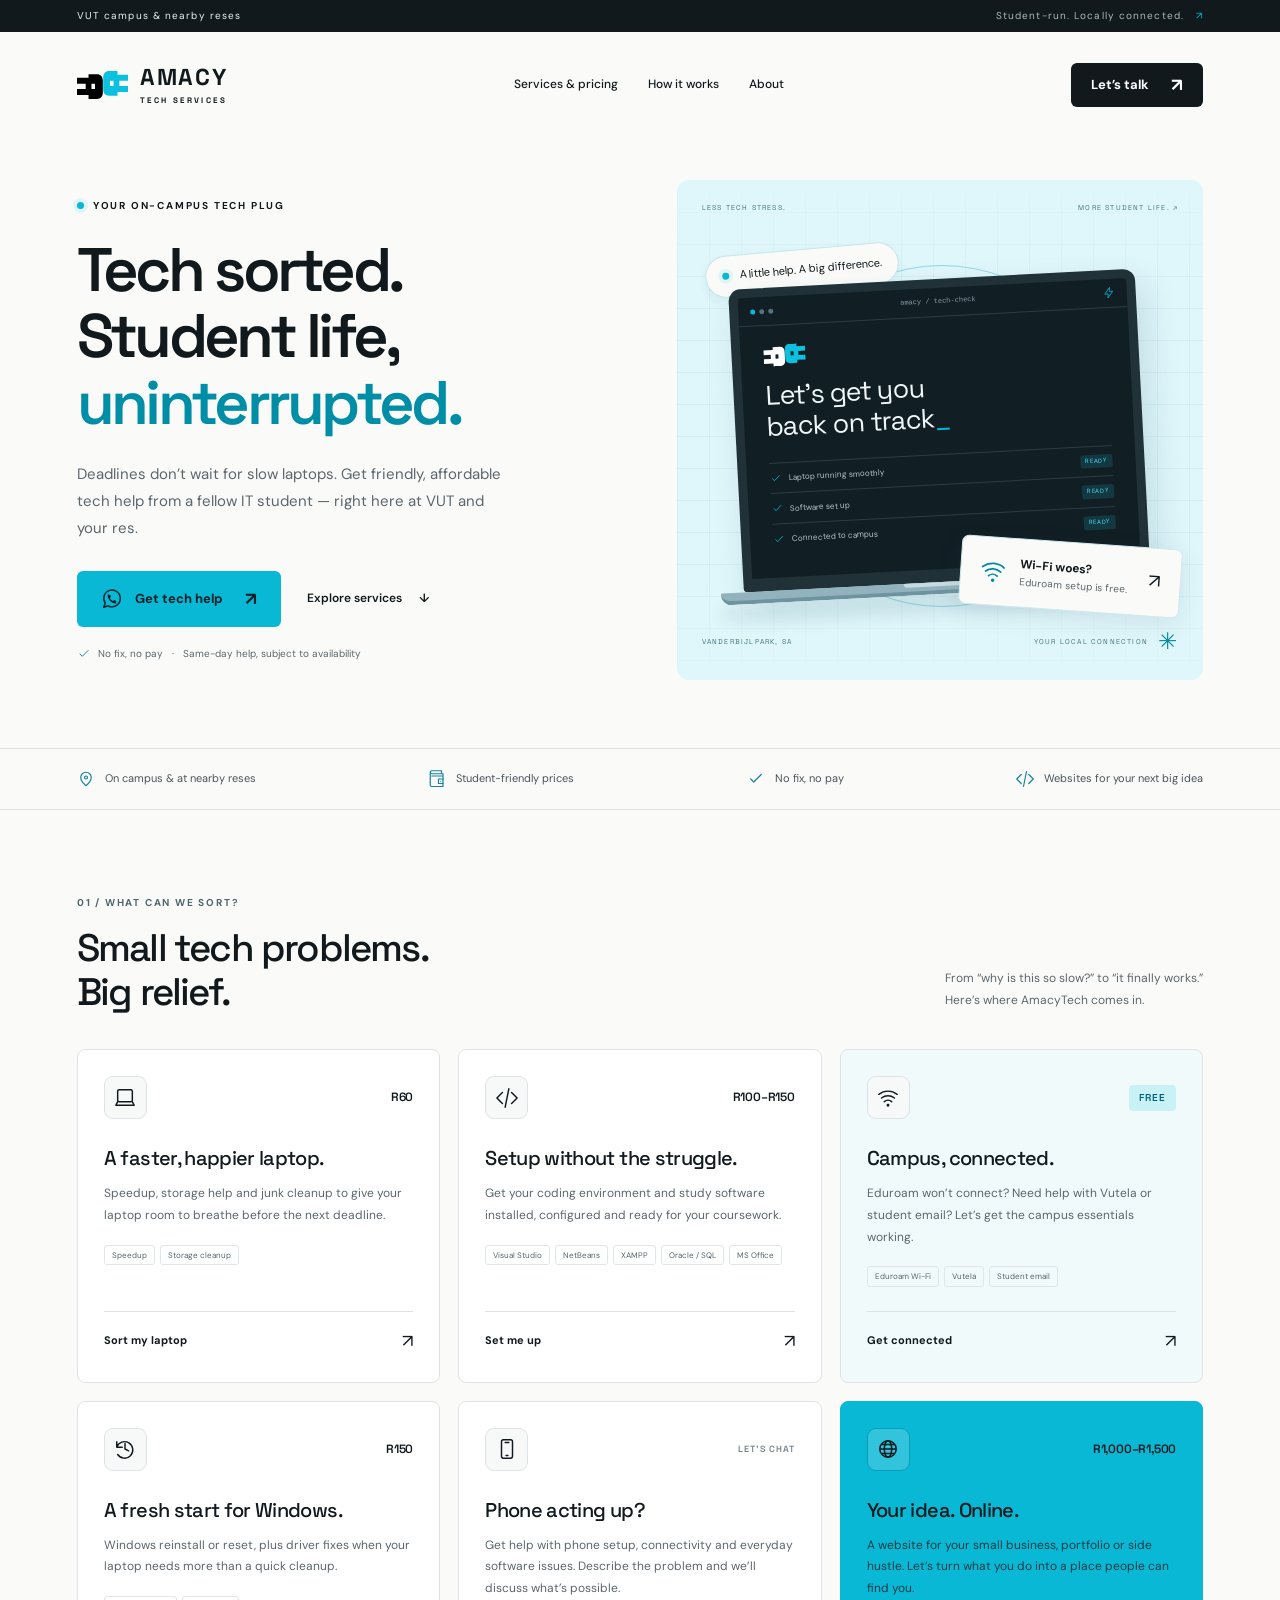
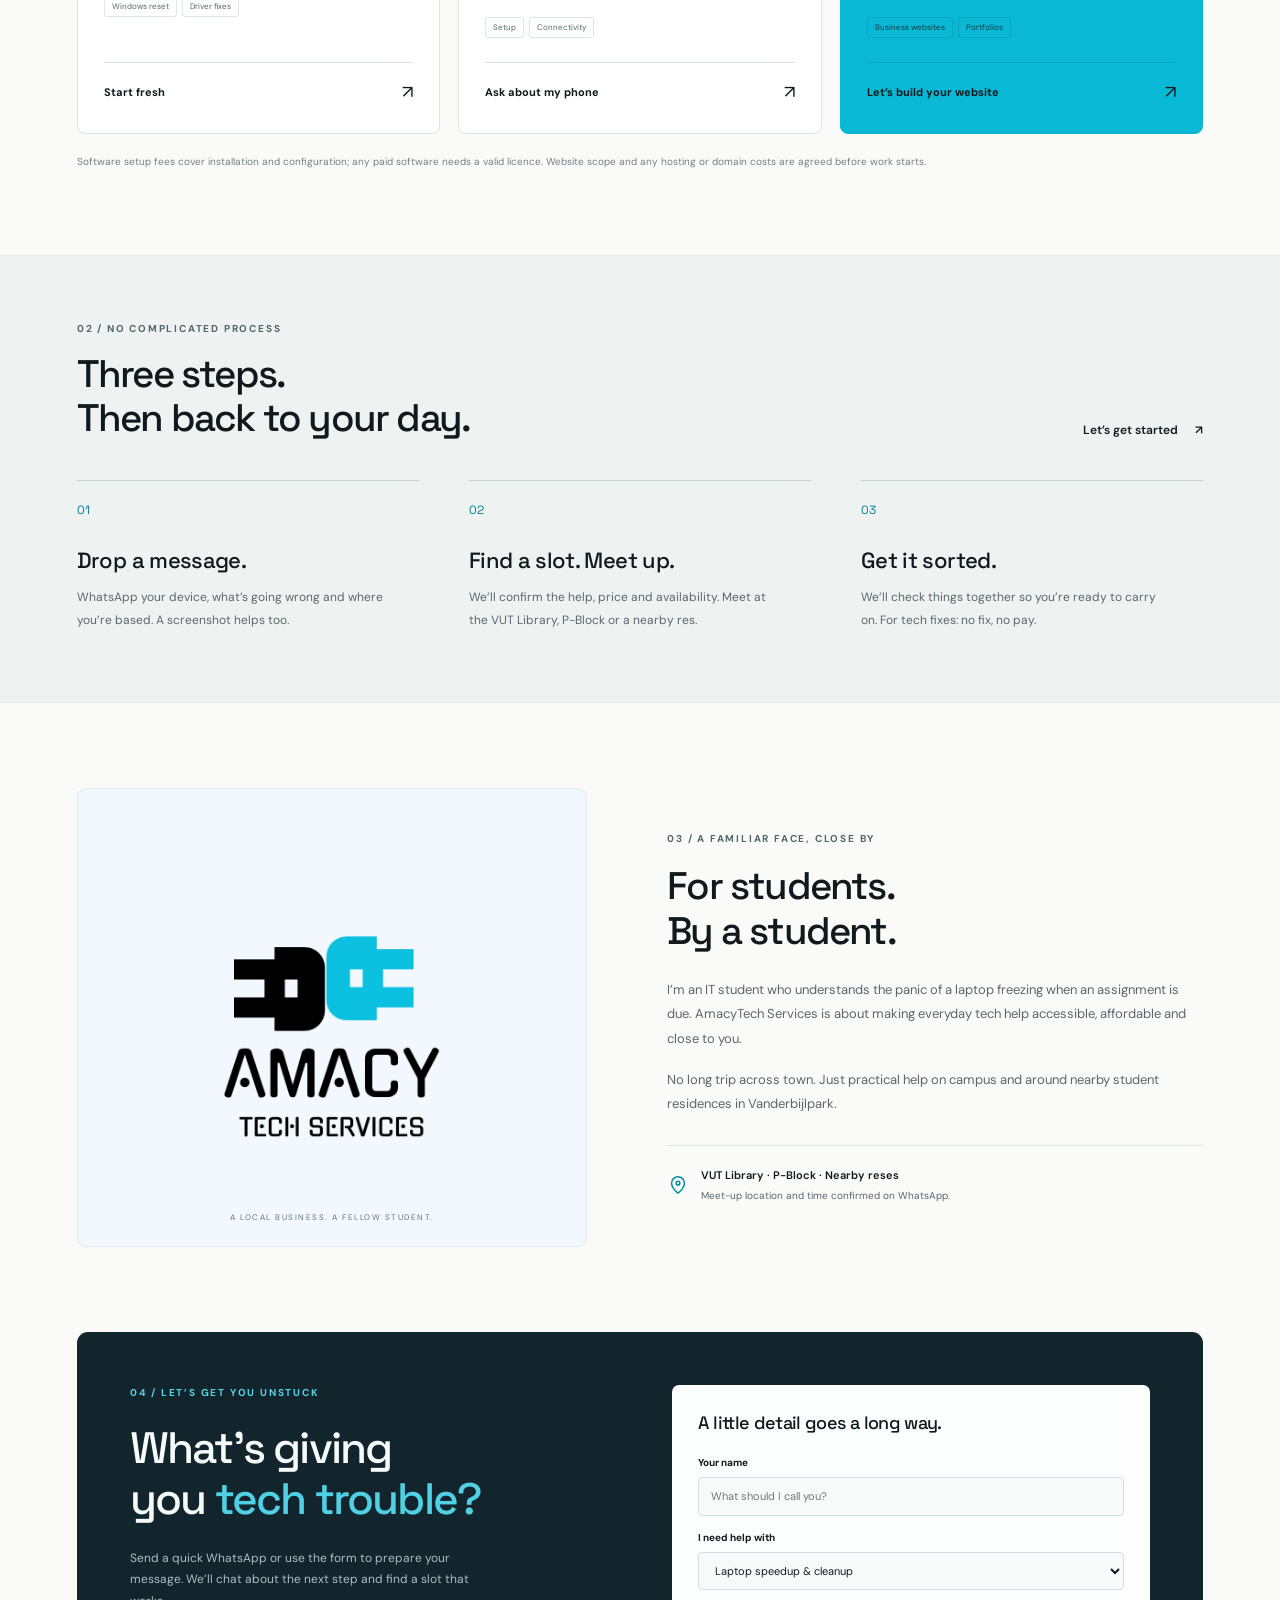
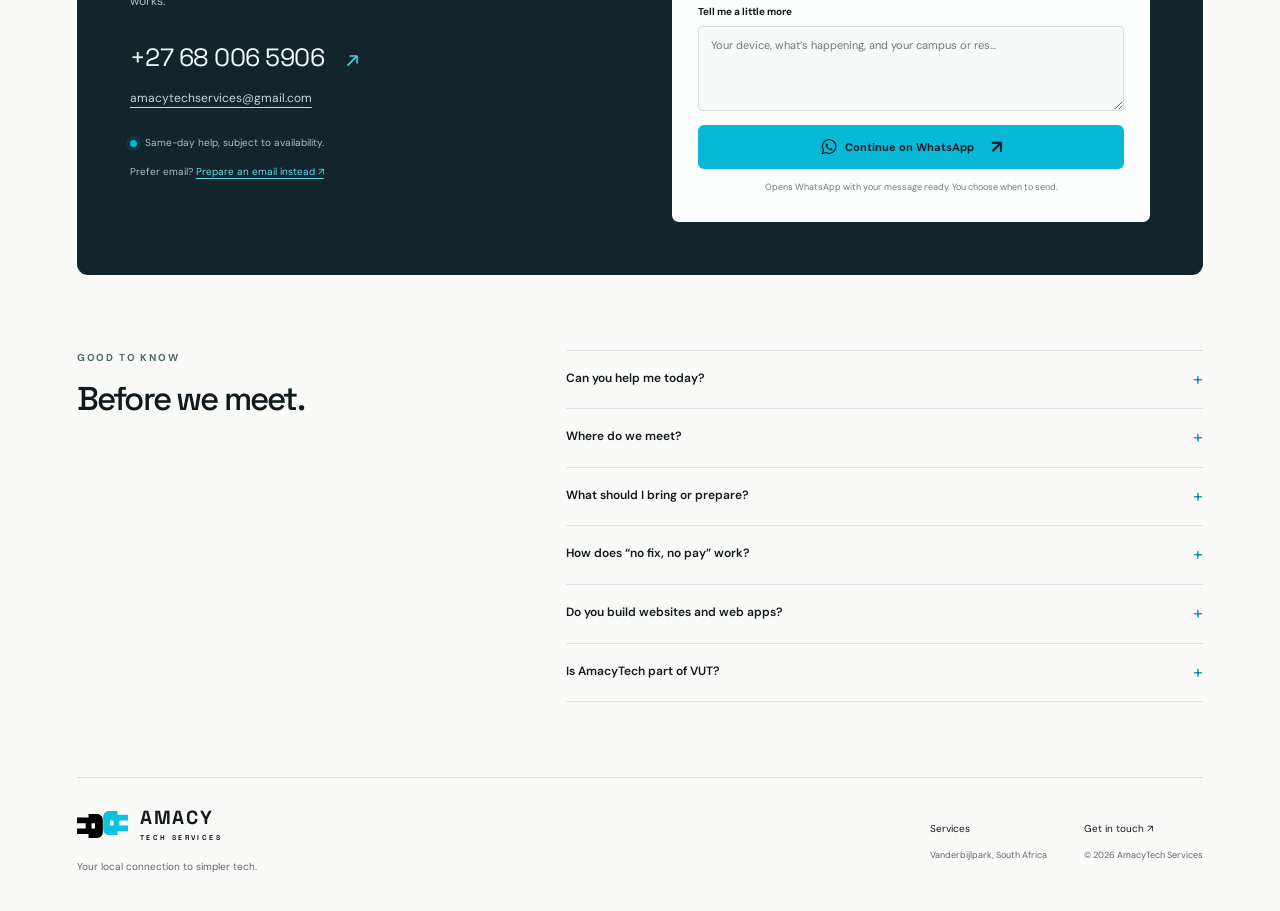
<file: index.html>
<!doctype html>
<html lang="en-ZA">
<head>
  <meta charset="utf-8">
  <meta name="viewport" content="width=device-width, initial-scale=1">
  <meta name="theme-color" content="#09b8d5">
  <meta name="description" content="Fast, affordable laptop and phone tech help for VUT students and nearby residences in Vanderbijlpark. Free Eduroam setup, laptop cleanup from R60, software setup and websites.">
  <meta property="og:title" content="AmacyTech Services — Tech sorted. Student life, uninterrupted.">
  <meta property="og:description" content="Your on-campus tech plug. Laptop help, software setup, Wi-Fi and websites in Vanderbijlpark. No fix, no pay.">
  <meta property="og:type" content="website">
  <link rel="icon" href="assets/amacytech-symbol.svg" type="image/svg+xml">
  <link rel="stylesheet" href="styles.css">
  <title>AmacyTech Services | VUT Laptop Help & Website Design</title>
</head>
<body>
  <a class="skip" href="#main">Skip to content</a>
  <div class="topline"><span>VUT campus & nearby reses</span><span class="topline-right">Student-run. Locally connected. <span aria-hidden="true">↗</span></span></div>
  <header class="header wrap">
    <a class="brand" href="#home" aria-label="AmacyTech Services home"><img class="brand-symbol" src="assets/amacytech-symbol.svg" width="196" height="104" alt=""><span>AMACY<span class="brand-sub">TECH SERVICES</span></span></a>
    <nav class="desktop-nav" aria-label="Main navigation"><a href="#services">Services & pricing</a><a href="#how-it-works">How it works</a><a href="#about">About</a></nav>
    <a class="button button-small dark" href="https://wa.me/27680065906?text=Hi%20AmacyTech%2C%20I%27d%20like%20to%20book%20some%20tech%20help." target="_blank" rel="noopener noreferrer">Let’s talk <span aria-hidden="true">↗</span></a>
    <button class="menu-toggle" aria-label="Open navigation" aria-expanded="false" aria-controls="mobile-nav"><span></span><span></span></button>
  </header>
  <nav id="mobile-nav" class="mobile-nav" aria-label="Mobile navigation" hidden><a href="#services">Services & pricing</a><a href="#how-it-works">How it works</a><a href="#about">About</a><a href="#contact">Get help</a></nav>
  <main id="main">
    <section id="home" class="hero wrap" aria-labelledby="hero-title">
      <div class="hero-copy"><p class="eyebrow"><span class="live-dot"></span> YOUR ON-CAMPUS TECH PLUG</p><h1 id="hero-title">Tech sorted.<br>Student life,<br><span>uninterrupted.</span></h1><p class="hero-intro">Deadlines don’t wait for slow laptops. Get friendly, affordable tech help from a fellow IT student — right here at VUT and your res.</p><div class="hero-actions"><a class="button cyan" href="#contact"><svg class="icon" aria-hidden="true"><use href="#i-chat"/></svg>Get tech help <span aria-hidden="true">↗</span></a><a class="text-link" href="#services">Explore services <span aria-hidden="true">↓</span></a></div><p class="hero-note"><svg class="icon" aria-hidden="true"><use href="#i-check"/></svg>No fix, no pay <span>·</span> Same-day help, subject to availability</p></div>
      <div class="hero-visual" aria-label="Laptop illustration showing AmacyTech software, Wi-Fi and device help">
        <div class="visual-grid"></div><div class="visual-top"><span>LESS TECH STRESS.</span><span>MORE STUDENT LIFE. ↗</span></div>
        <div class="floating-label"><span class="live-dot"></span> A little help. A big difference.</div>
        <div class="laptop"><div class="laptop-screen"><div class="screen-bar"><div class="window-dots"><i></i><i></i><i></i></div><span>amacy / tech-check</span><svg class="icon" aria-hidden="true"><use href="#i-bolt"/></svg></div><div class="screen-body"><img class="screen-symbol" src="assets/amacytech-symbol-light.svg" alt="" width="196" height="104"><p class="screen-title">Let’s get you<br>back on track<span>_</span></p><div class="check-row"><span><svg class="icon" aria-hidden="true"><use href="#i-check"/></svg>Laptop running smoothly</span><b>READY</b></div><div class="check-row"><span><svg class="icon" aria-hidden="true"><use href="#i-check"/></svg>Software set up</span><b>READY</b></div><div class="check-row"><span><svg class="icon" aria-hidden="true"><use href="#i-check"/></svg>Connected to campus</span><b>READY</b></div></div></div><div class="laptop-base"><span></span></div></div>
        <div class="wifi-sticker"><svg class="icon" aria-hidden="true"><use href="#i-wifi"/></svg><div><strong>Wi-Fi woes?</strong><span>Eduroam setup is free.</span></div><span class="sticker-arrow" aria-hidden="true">↗</span></div>
        <div class="visual-bottom"><span>VANDERBIJLPARK, SA</span><span>YOUR LOCAL CONNECTION <span aria-hidden="true">✳</span></span></div>
      </div>
    </section>
    <div class="quick-strip"><div class="wrap"><span><svg class="icon" aria-hidden="true"><use href="#i-pin"/></svg>On campus & at nearby reses</span><span><svg class="icon" aria-hidden="true"><use href="#i-wallet"/></svg>Student-friendly prices</span><span><svg class="icon" aria-hidden="true"><use href="#i-check"/></svg>No fix, no pay</span><span><svg class="icon" aria-hidden="true"><use href="#i-code"/></svg>Websites for your next big idea</span></div></div>
    <section class="section wrap" id="services" aria-labelledby="services-title"><div class="section-heading"><div><p class="eyebrow">01 / WHAT CAN WE SORT?</p><h2 id="services-title">Small tech problems.<br>Big relief.</h2></div><p>From “why is this so slow?” to “it finally works.”<br>Here’s where AmacyTech comes in.</p></div>
      <div class="services-grid">
        <article class="service-card"><div class="service-top"><span class="service-icon"><svg class="icon" aria-hidden="true"><use href="#i-laptop"/></svg></span><span class="price">R60</span></div><h3>A faster, happier laptop.</h3><p>Speedup, storage help and junk cleanup to give your laptop room to breathe before the next deadline.</p><div class="tags"><span>Speedup</span><span>Storage cleanup</span></div><a class="service-link" href="#contact" data-service="Laptop speedup & cleanup">Sort my laptop <span aria-hidden="true">↗</span></a></article>
        <article class="service-card"><div class="service-top"><span class="service-icon"><svg class="icon" aria-hidden="true"><use href="#i-code"/></svg></span><span class="price">R100–R150</span></div><h3>Setup without the struggle.</h3><p>Get your coding environment and study software installed, configured and ready for your coursework.</p><div class="tags"><span>Visual Studio</span><span>NetBeans</span><span>XAMPP</span><span>Oracle / SQL</span><span>MS Office</span></div><a class="service-link" href="#contact" data-service="Coding & software setup">Set me up <span aria-hidden="true">↗</span></a></article>
        <article class="service-card wifi-card"><div class="service-top"><span class="service-icon"><svg class="icon" aria-hidden="true"><use href="#i-wifi"/></svg></span><span class="price free">FREE</span></div><h3>Campus, connected.</h3><p>Eduroam won’t connect? Need help with Vutela or student email? Let’s get the campus essentials working.</p><div class="tags"><span>Eduroam Wi-Fi</span><span>Vutela</span><span>Student email</span></div><a class="service-link" href="#contact" data-service="Free Wi-Fi, Vutela & email setup">Get connected <span aria-hidden="true">↗</span></a></article>
        <article class="service-card"><div class="service-top"><span class="service-icon"><svg class="icon" aria-hidden="true"><use href="#i-reset"/></svg></span><span class="price">R150</span></div><h3>A fresh start for Windows.</h3><p>Windows reinstall or reset, plus driver fixes when your laptop needs more than a quick cleanup.</p><div class="tags"><span>Windows reset</span><span>Driver fixes</span></div><a class="service-link" href="#contact" data-service="Windows reset & driver fixes">Start fresh <span aria-hidden="true">↗</span></a></article>
        <article class="service-card"><div class="service-top"><span class="service-icon"><svg class="icon" aria-hidden="true"><use href="#i-phone"/></svg></span><span class="price muted-price">LET’S CHAT</span></div><h3>Phone acting up?</h3><p>Get help with phone setup, connectivity and everyday software issues. Describe the problem and we’ll discuss what’s possible.</p><div class="tags"><span>Setup</span><span>Connectivity</span></div><a class="service-link" href="#contact" data-service="Phone help">Ask about my phone <span aria-hidden="true">↗</span></a></article>
        <article class="service-card website-card"><div class="service-top"><span class="service-icon"><svg class="icon" aria-hidden="true"><use href="#i-globe"/></svg></span><span class="price">R1,000–R1,500</span></div><h3>Your idea. Online.</h3><p>A website for your small business, portfolio or side hustle. Let’s turn what you do into a place people can find you.</p><div class="tags"><span>Business websites</span><span>Portfolios</span></div><a class="service-link" href="#contact" data-service="Website design">Let’s build your website <span aria-hidden="true">↗</span></a></article>
      </div><p class="pricing-note">Software setup fees cover installation and configuration; any paid software needs a valid licence. Website scope and any hosting or domain costs are agreed before work starts.</p>
    </section>
    <section class="process-section" id="how-it-works" aria-labelledby="process-title"><div class="wrap"><div class="section-heading"><div><p class="eyebrow">02 / NO COMPLICATED PROCESS</p><h2 id="process-title">Three steps.<br>Then back to your day.</h2></div><a class="text-link" href="#contact">Let’s get started <span aria-hidden="true">↗</span></a></div><ol class="steps"><li><span class="step-number">01</span><h3>Drop a message.</h3><p>WhatsApp your device, what’s going wrong and where you’re based. A screenshot helps too.</p></li><li><span class="step-number">02</span><h3>Find a slot. Meet up.</h3><p>We’ll confirm the help, price and availability. Meet at the VUT Library, P-Block or a nearby res.</p></li><li><span class="step-number">03</span><h3>Get it sorted.</h3><p>We’ll check things together so you’re ready to carry on. For tech fixes: no fix, no pay.</p></li></ol></div></section>
    <section class="about-section wrap" id="about" aria-labelledby="about-title"><div class="about-art"><img src="assets/amacytech-logo.png" width="500" height="500" alt="AmacyTech Services black and cyan plug logo" loading="lazy"><span class="about-art-label">A LOCAL BUSINESS. A FELLOW STUDENT.</span></div><div class="about-copy"><p class="eyebrow">03 / A FAMILIAR FACE, CLOSE BY</p><h2 id="about-title">For students.<br>By a student.</h2><p>I’m an IT student who understands the panic of a laptop freezing when an assignment is due. AmacyTech Services is about making everyday tech help accessible, affordable and close to you.</p><p>No long trip across town. Just practical help on campus and around nearby student residences in Vanderbijlpark.</p><div class="location-note"><svg class="icon" aria-hidden="true"><use href="#i-pin"/></svg><div><strong>VUT Library · P-Block · Nearby reses</strong><span>Meet-up location and time confirmed on WhatsApp.</span></div></div></div></section>
    <section class="contact-section wrap" id="contact" aria-labelledby="contact-title"><div class="contact-copy"><p class="eyebrow">04 / LET’S GET YOU UNSTUCK</p><h2 id="contact-title">What’s giving<br>you <span>tech trouble?</span></h2><p>Send a quick WhatsApp or use the form to prepare your message. We’ll chat about the next step and find a slot that works.</p><a class="contact-number" href="https://wa.me/27680065906" target="_blank" rel="noopener noreferrer">+27 68 006 5906 <span aria-hidden="true">↗</span></a><a class="contact-email" href="mailto:amacytechservices@gmail.com">amacytechservices@gmail.com</a><div class="contact-detail"><span class="live-dot"></span> Same-day help, subject to availability.</div><p class="contact-detail">Prefer email? <button class="inline-button" id="email-button" type="button">Prepare an email instead ↗</button></p></div><form class="enquiry-form" id="enquiry-form"><h3>A little detail goes a long way.</h3><label for="customer-name">Your name</label><input id="customer-name" name="name" autocomplete="name" placeholder="What should I call you?" required maxlength="80"><label for="service">I need help with</label><select id="service" name="service"><option>Laptop speedup & cleanup</option><option>Coding & software setup</option><option>Free Wi-Fi, Vutela & email setup</option><option>Windows reset & driver fixes</option><option>Phone help</option><option>Website design</option><option>Something else</option></select><label for="problem">Tell me a little more</label><textarea id="problem" name="problem" rows="3" placeholder="Your device, what’s happening, and your campus or res…" required maxlength="1500"></textarea><button class="button cyan" type="submit"><svg class="icon" aria-hidden="true"><use href="#i-chat"/></svg>Continue on WhatsApp <span aria-hidden="true">↗</span></button><p class="form-note" id="form-status" role="status">Opens WhatsApp with your message ready. You choose when to send.</p></form></section>
    <section class="faq-section wrap" aria-labelledby="faq-title"><div><p class="eyebrow">GOOD TO KNOW</p><h2 id="faq-title">Before we meet.</h2></div><div class="faq-list"><details><summary>Can you help me today?<span aria-hidden="true">+</span></summary><p>Same-day help is available when there’s an open slot. Send a WhatsApp with the issue and your location so we can confirm a time before you head over.</p></details><details><summary>Where do we meet?<span aria-hidden="true">+</span></summary><p>We can arrange to meet on VUT campus at the Library or P-Block, or at a nearby student residence in Vanderbijlpark. Confirm the exact location on WhatsApp first.</p></details><details><summary>What should I bring or prepare?<span aria-hidden="true">+</span></summary><p>Bring your device and charger, and back up important files before a reset or reinstall. Have your own account details ready; you can enter passwords yourself. Paid software requires a valid licence.</p></details><details><summary>How does “no fix, no pay” work?<span aria-hidden="true">+</span></summary><p>If we can’t resolve the tech issue agreed for the session, you don’t pay for that fix. We’ll discuss the issue, scope and price before starting. Website projects are quoted separately.</p></details><details><summary>Do you build websites and web apps?<span aria-hidden="true">+</span></summary><p>Yes to websites — business sites and portfolios are R1,000–R1,500, depending on the agreed scope. Web app development is planned for the future and isn’t available to book yet.</p></details><details><summary>Is AmacyTech part of VUT?<span aria-hidden="true">+</span></summary><p>AmacyTech Services is an independent, student-run business. VUT is our local campus community; we are not an official university IT department.</p></details></div></section>
  </main>
  <footer class="footer wrap"><div><a class="brand" href="#home"><img class="brand-symbol" src="assets/amacytech-symbol.svg" width="196" height="104" alt=""><span>AMACY<span class="brand-sub">TECH SERVICES</span></span></a><p>Your local connection to simpler tech.</p></div><div class="footer-links"><a href="#services">Services</a><a href="#contact">Get in touch ↗</a><span>Vanderbijlpark, South Africa</span><span>© <span id="year">2026</span> AmacyTech Services</span></div></footer>
  <svg class="svg-library" xmlns="http://www.w3.org/2000/svg" aria-hidden="true"><defs>
    <symbol id="i-chat" viewBox="0 0 24 24"><path d="M21 11.5a9 9 0 0 1-13.3 7.9L3 21l1.6-4.7A9 9 0 1 1 21 11.5Z"/><path d="M8 8c0 4 4 8 8 8M8 8l2 1-1 2m7 5-1-2-2 1"/></symbol>
    <symbol id="i-check" viewBox="0 0 24 24"><path d="m5 12 4 4L19 6"/></symbol>
    <symbol id="i-laptop" viewBox="0 0 24 24"><rect x="4" y="3" width="16" height="13" rx="1.5"/><path d="m4 16-2 4h20l-2-4M9 20h6"/></symbol>
    <symbol id="i-code" viewBox="0 0 24 24"><path d="m7 6-6 6 6 6m10-12 6 6-6 6m-3-16-4 20"/></symbol>
    <symbol id="i-wifi" viewBox="0 0 24 24"><path d="M2 8a16 16 0 0 1 20 0M5 12a11 11 0 0 1 14 0m-11 4a6 6 0 0 1 8 0"/><circle cx="12" cy="20" r=".8"/></symbol>
    <symbol id="i-reset" viewBox="0 0 24 24"><path d="M3 10a9 9 0 1 1 1 8M3 4v6h6m3-4v6l4 2"/></symbol>
    <symbol id="i-phone" viewBox="0 0 24 24"><rect x="6" y="2" width="12" height="20" rx="2"/><path d="M10 5h4m-3 14h2"/></symbol>
    <symbol id="i-globe" viewBox="0 0 24 24"><circle cx="12" cy="12" r="9"/><ellipse cx="12" cy="12" rx="4" ry="9"/><path d="M3 12h18M5 7h14M5 17h14"/></symbol>
    <symbol id="i-pin" viewBox="0 0 24 24"><path d="M19 10c0 5-7 11-7 11S5 15 5 10a7 7 0 0 1 14 0Z"/><circle cx="12" cy="10" r="2"/></symbol>
    <symbol id="i-wallet" viewBox="0 0 24 24"><path d="M20 8V5H5a2 2 0 0 1 0-4h13v4M3 3v17a2 2 0 0 0 2 2h15V8H5"/><path d="M20 12h-6v6h6m-3-3h.01"/></symbol>
    <symbol id="i-bolt" viewBox="0 0 24 24"><path d="m13 2-9 12h7l-1 8 10-13h-7l1-7Z"/></symbol>
  </defs></svg>
  <script src="script.js" defer></script>
</body>
</html>
</file>
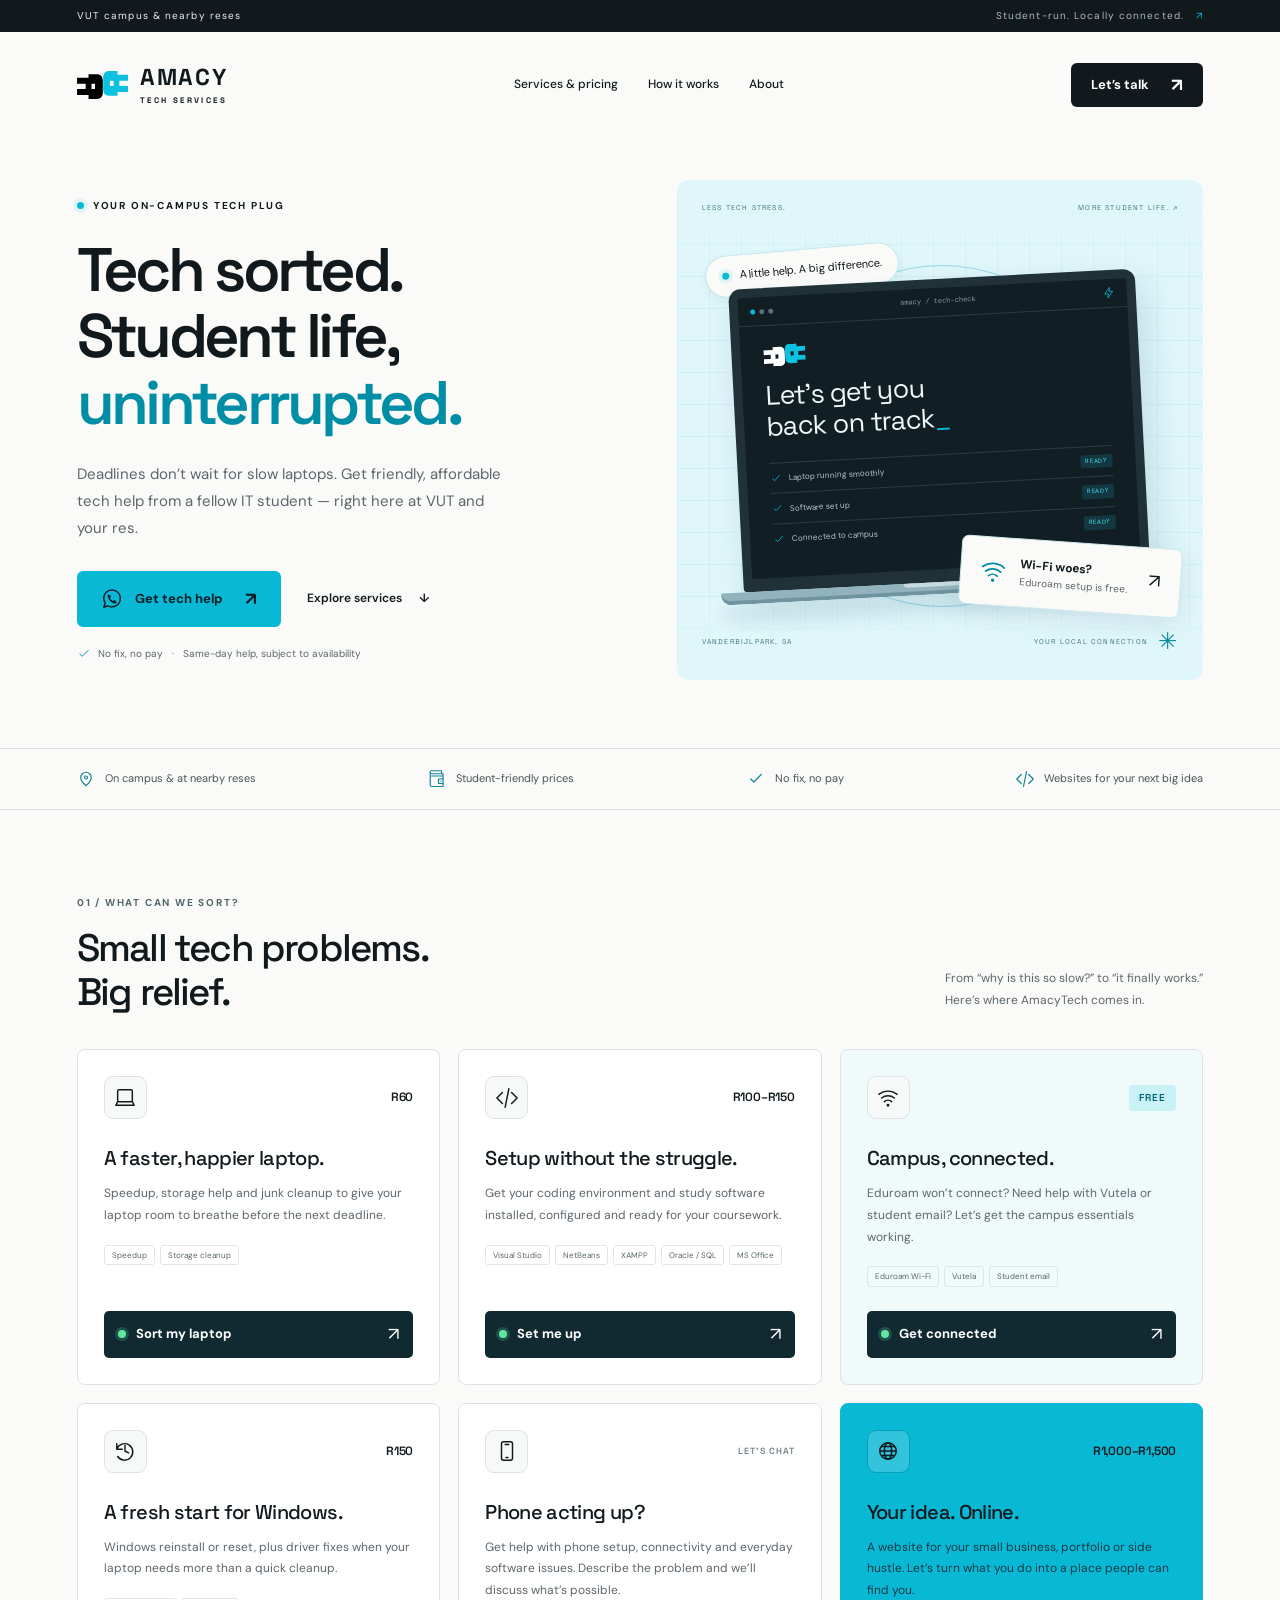
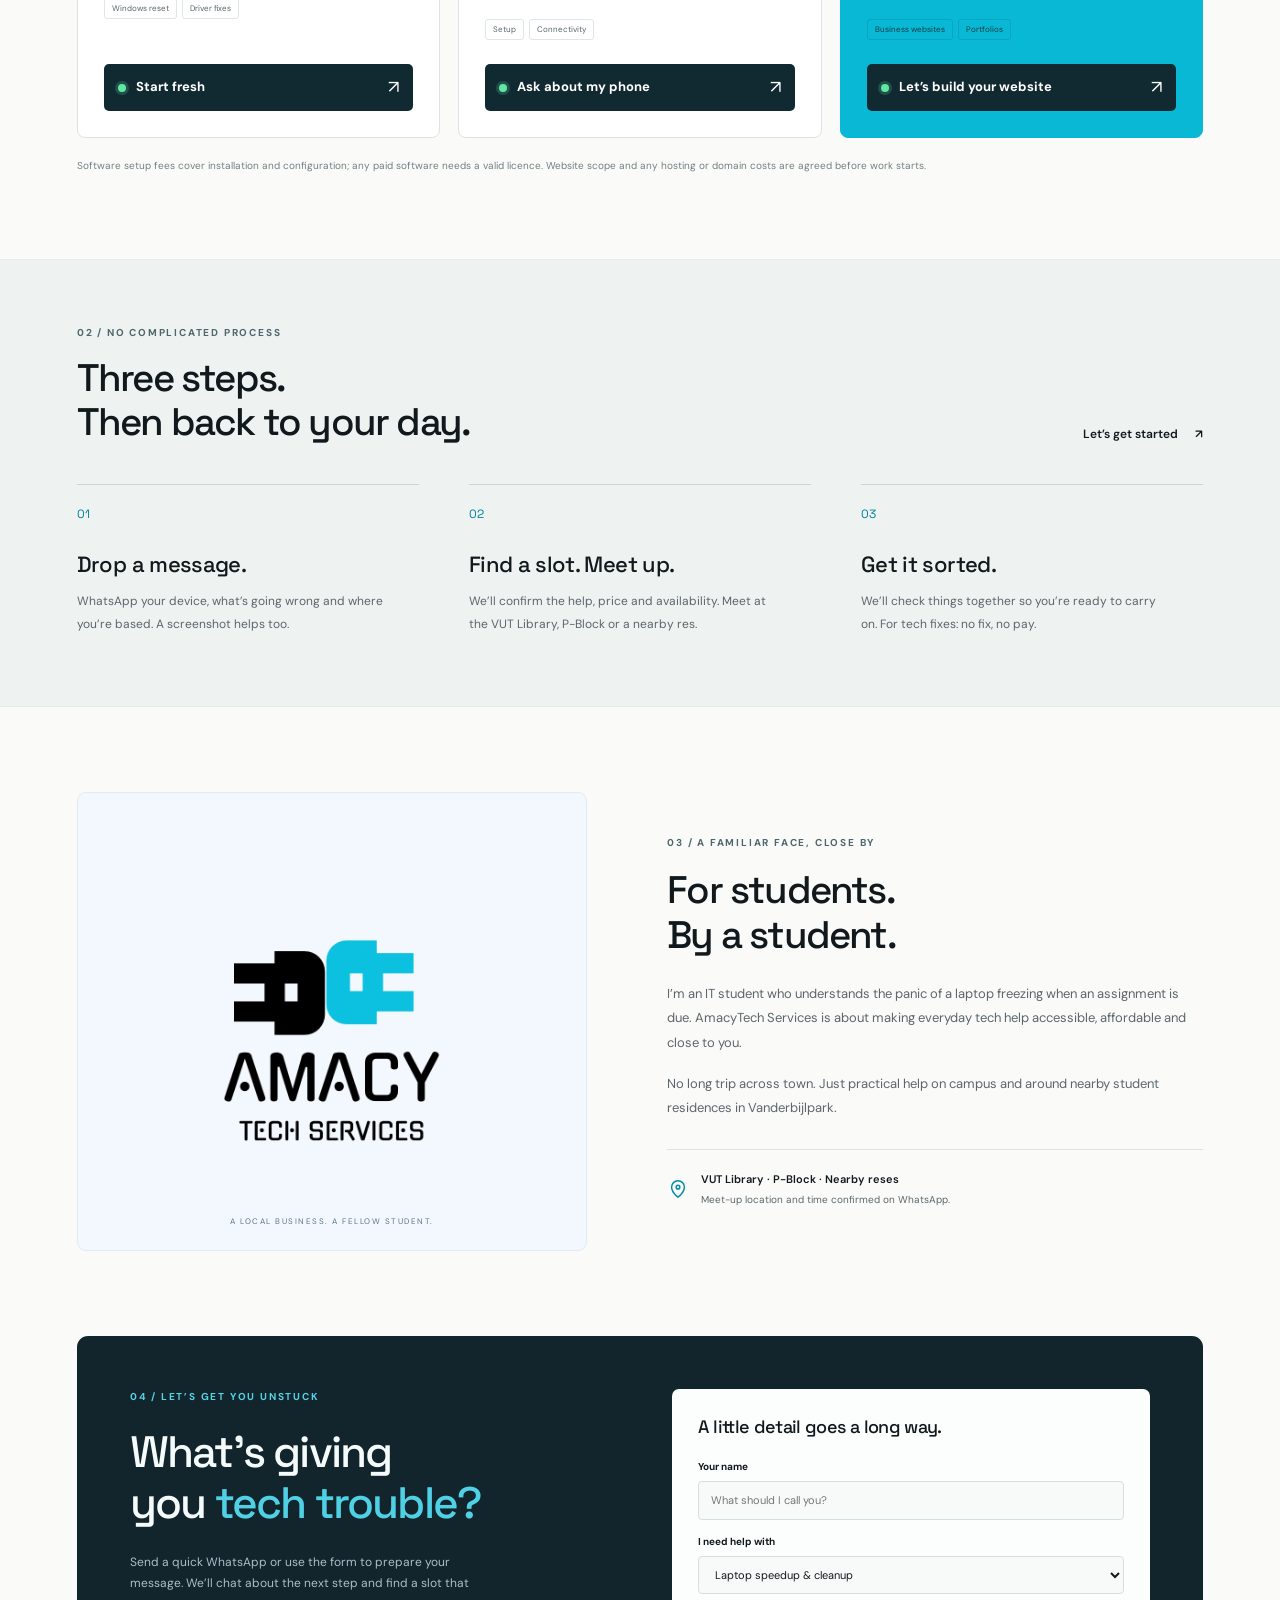
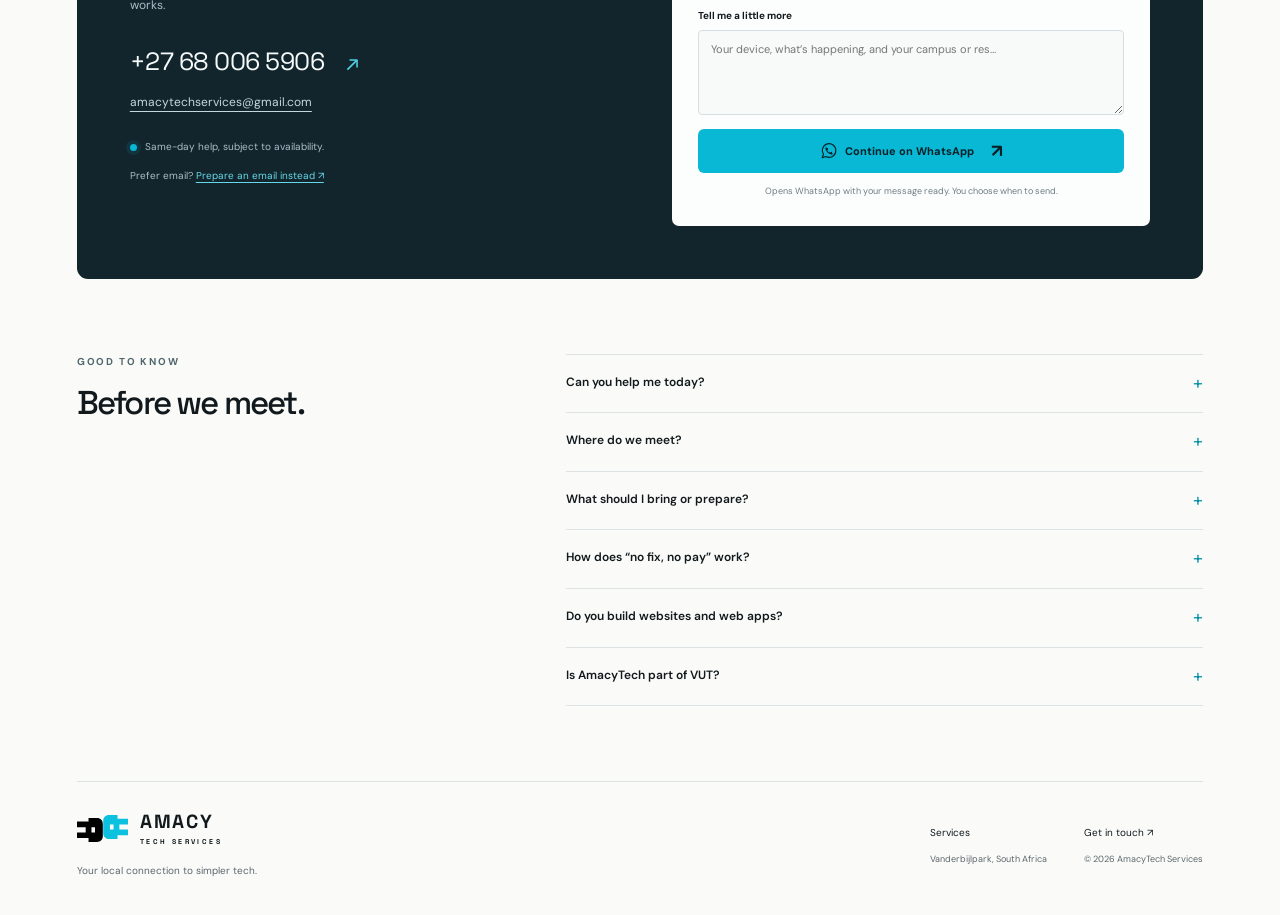
<file: public/index.html>
<!doctype html>
<html lang="en-ZA">
<head>
  <meta charset="utf-8">
  <meta name="viewport" content="width=device-width, initial-scale=1">
  <meta name="theme-color" content="#09b8d5">
  <meta name="description" content="Fast, affordable laptop and phone tech help for VUT students and nearby residences in Vanderbijlpark. Free Eduroam setup, laptop cleanup from R60, software setup and websites.">
  <meta property="og:title" content="AmacyTech Services — Tech sorted. Student life, uninterrupted.">
  <meta property="og:description" content="Your on-campus tech plug. Laptop help, software setup, Wi-Fi and websites in Vanderbijlpark. No fix, no pay.">
  <meta property="og:type" content="website">
  <link rel="canonical" href="https://amacytech.web.app/">
  <meta property="og:url" content="https://amacytech.web.app/">
  <link rel="icon" href="assets/amacytech-symbol.svg" type="image/svg+xml">
  <link rel="stylesheet" href="styles.css?v=booking-2">
  <title>AmacyTech Services | VUT Laptop Help & Website Design</title>
</head>
<body>
  <a class="skip" href="#main">Skip to content</a>
  <div class="topline"><span>VUT campus & nearby reses</span><span class="topline-right">Student-run. Locally connected. <span aria-hidden="true">↗</span></span></div>
  <header class="header wrap">
    <a class="brand" href="#home" aria-label="AmacyTech Services home"><img class="brand-symbol" src="assets/amacytech-symbol.svg" width="196" height="104" alt=""><span>AMACY<span class="brand-sub">TECH SERVICES</span></span></a>
    <nav class="desktop-nav" aria-label="Main navigation"><a href="#services">Services & pricing</a><a href="#how-it-works">How it works</a><a href="#about">About</a></nav>
    <a class="button button-small dark" href="https://wa.me/27680065906?text=Hi%20AmacyTech%2C%20I%27d%20like%20to%20book%20some%20tech%20help." target="_blank" rel="noopener noreferrer">Let’s talk <span aria-hidden="true">↗</span></a>
    <button class="menu-toggle" aria-label="Open navigation" aria-expanded="false" aria-controls="mobile-nav"><span></span><span></span></button>
  </header>
  <nav id="mobile-nav" class="mobile-nav" aria-label="Mobile navigation" hidden><a href="#services">Services & pricing</a><a href="#how-it-works">How it works</a><a href="#about">About</a><a href="#contact">Get help</a></nav>
  <main id="main">
    <section id="home" class="hero wrap" aria-labelledby="hero-title">
      <div class="hero-copy"><p class="eyebrow"><span class="live-dot"></span> YOUR ON-CAMPUS TECH PLUG</p><h1 id="hero-title">Tech sorted.<br>Student life,<br><span>uninterrupted.</span></h1><p class="hero-intro">Deadlines don’t wait for slow laptops. Get friendly, affordable tech help from a fellow IT student — right here at VUT and your res.</p><div class="hero-actions"><a class="button cyan" href="#contact"><svg class="icon" aria-hidden="true"><use href="#i-chat"/></svg>Get tech help <span aria-hidden="true">↗</span></a><a class="text-link" href="#services">Explore services <span aria-hidden="true">↓</span></a></div><p class="hero-note"><svg class="icon" aria-hidden="true"><use href="#i-check"/></svg>No fix, no pay <span>·</span> Same-day help, subject to availability</p></div>
      <div class="hero-visual" aria-label="Laptop illustration showing AmacyTech software, Wi-Fi and device help">
        <div class="visual-grid"></div><div class="visual-top"><span>LESS TECH STRESS.</span><span>MORE STUDENT LIFE. ↗</span></div>
        <div class="floating-label"><span class="live-dot"></span> A little help. A big difference.</div>
        <div class="laptop"><div class="laptop-screen"><div class="screen-bar"><div class="window-dots"><i></i><i></i><i></i></div><span>amacy / tech-check</span><svg class="icon" aria-hidden="true"><use href="#i-bolt"/></svg></div><div class="screen-body"><img class="screen-symbol" src="assets/amacytech-symbol-light.svg" alt="" width="196" height="104"><p class="screen-title">Let’s get you<br>back on track<span>_</span></p><div class="check-row"><span><svg class="icon" aria-hidden="true"><use href="#i-check"/></svg>Laptop running smoothly</span><b>READY</b></div><div class="check-row"><span><svg class="icon" aria-hidden="true"><use href="#i-check"/></svg>Software set up</span><b>READY</b></div><div class="check-row"><span><svg class="icon" aria-hidden="true"><use href="#i-check"/></svg>Connected to campus</span><b>READY</b></div></div></div><div class="laptop-base"><span></span></div></div>
        <div class="wifi-sticker"><svg class="icon" aria-hidden="true"><use href="#i-wifi"/></svg><div><strong>Wi-Fi woes?</strong><span>Eduroam setup is free.</span></div><span class="sticker-arrow" aria-hidden="true">↗</span></div>
        <div class="visual-bottom"><span>VANDERBIJLPARK, SA</span><span>YOUR LOCAL CONNECTION <span aria-hidden="true">✳</span></span></div>
      </div>
    </section>
    <div class="quick-strip"><div class="wrap"><span><svg class="icon" aria-hidden="true"><use href="#i-pin"/></svg>On campus & at nearby reses</span><span><svg class="icon" aria-hidden="true"><use href="#i-wallet"/></svg>Student-friendly prices</span><span><svg class="icon" aria-hidden="true"><use href="#i-check"/></svg>No fix, no pay</span><span><svg class="icon" aria-hidden="true"><use href="#i-code"/></svg>Websites for your next big idea</span></div></div>
    <section class="section wrap" id="services" aria-labelledby="services-title"><div class="section-heading"><div><p class="eyebrow">01 / WHAT CAN WE SORT?</p><h2 id="services-title">Small tech problems.<br>Big relief.</h2></div><p>From “why is this so slow?” to “it finally works.”<br>Here’s where AmacyTech comes in.</p></div>
      <div class="services-grid">
        <article class="service-card"><div class="service-top"><span class="service-icon"><svg class="icon" aria-hidden="true"><use href="#i-laptop"/></svg></span><span class="price">R60</span></div><h3>A faster, happier laptop.</h3><p>Speedup, storage help and junk cleanup to give your laptop room to breathe before the next deadline.</p><div class="tags"><span>Speedup</span><span>Storage cleanup</span></div><a class="service-link" href="#contact" data-service="Laptop speedup & cleanup"><span class="booking-dot" aria-hidden="true"></span><span class="booking-label">Sort my laptop</span><span class="booking-arrow" aria-hidden="true">↗</span></a></article>
        <article class="service-card"><div class="service-top"><span class="service-icon"><svg class="icon" aria-hidden="true"><use href="#i-code"/></svg></span><span class="price">R100–R150</span></div><h3>Setup without the struggle.</h3><p>Get your coding environment and study software installed, configured and ready for your coursework.</p><div class="tags"><span>Visual Studio</span><span>NetBeans</span><span>XAMPP</span><span>Oracle / SQL</span><span>MS Office</span></div><a class="service-link" href="#contact" data-service="Coding & software setup"><span class="booking-dot" aria-hidden="true"></span><span class="booking-label">Set me up</span><span class="booking-arrow" aria-hidden="true">↗</span></a></article>
        <article class="service-card wifi-card"><div class="service-top"><span class="service-icon"><svg class="icon" aria-hidden="true"><use href="#i-wifi"/></svg></span><span class="price free">FREE</span></div><h3>Campus, connected.</h3><p>Eduroam won’t connect? Need help with Vutela or student email? Let’s get the campus essentials working.</p><div class="tags"><span>Eduroam Wi-Fi</span><span>Vutela</span><span>Student email</span></div><a class="service-link" href="#contact" data-service="Free Wi-Fi, Vutela & email setup"><span class="booking-dot" aria-hidden="true"></span><span class="booking-label">Get connected</span><span class="booking-arrow" aria-hidden="true">↗</span></a></article>
        <article class="service-card"><div class="service-top"><span class="service-icon"><svg class="icon" aria-hidden="true"><use href="#i-reset"/></svg></span><span class="price">R150</span></div><h3>A fresh start for Windows.</h3><p>Windows reinstall or reset, plus driver fixes when your laptop needs more than a quick cleanup.</p><div class="tags"><span>Windows reset</span><span>Driver fixes</span></div><a class="service-link" href="#contact" data-service="Windows reset & driver fixes"><span class="booking-dot" aria-hidden="true"></span><span class="booking-label">Start fresh</span><span class="booking-arrow" aria-hidden="true">↗</span></a></article>
        <article class="service-card"><div class="service-top"><span class="service-icon"><svg class="icon" aria-hidden="true"><use href="#i-phone"/></svg></span><span class="price muted-price">LET’S CHAT</span></div><h3>Phone acting up?</h3><p>Get help with phone setup, connectivity and everyday software issues. Describe the problem and we’ll discuss what’s possible.</p><div class="tags"><span>Setup</span><span>Connectivity</span></div><a class="service-link" href="#contact" data-service="Phone help"><span class="booking-dot" aria-hidden="true"></span><span class="booking-label">Ask about my phone</span><span class="booking-arrow" aria-hidden="true">↗</span></a></article>
        <article class="service-card website-card"><div class="service-top"><span class="service-icon"><svg class="icon" aria-hidden="true"><use href="#i-globe"/></svg></span><span class="price">R1,000–R1,500</span></div><h3>Your idea. Online.</h3><p>A website for your small business, portfolio or side hustle. Let’s turn what you do into a place people can find you.</p><div class="tags"><span>Business websites</span><span>Portfolios</span></div><a class="service-link" href="#contact" data-service="Website design"><span class="booking-dot" aria-hidden="true"></span><span class="booking-label">Let’s build your website</span><span class="booking-arrow" aria-hidden="true">↗</span></a></article>
      </div><p class="pricing-note">Software setup fees cover installation and configuration; any paid software needs a valid licence. Website scope and any hosting or domain costs are agreed before work starts.</p>
    </section>
    <section class="process-section" id="how-it-works" aria-labelledby="process-title"><div class="wrap"><div class="section-heading"><div><p class="eyebrow">02 / NO COMPLICATED PROCESS</p><h2 id="process-title">Three steps.<br>Then back to your day.</h2></div><a class="text-link" href="#contact">Let’s get started <span aria-hidden="true">↗</span></a></div><ol class="steps"><li><span class="step-number">01</span><h3>Drop a message.</h3><p>WhatsApp your device, what’s going wrong and where you’re based. A screenshot helps too.</p></li><li><span class="step-number">02</span><h3>Find a slot. Meet up.</h3><p>We’ll confirm the help, price and availability. Meet at the VUT Library, P-Block or a nearby res.</p></li><li><span class="step-number">03</span><h3>Get it sorted.</h3><p>We’ll check things together so you’re ready to carry on. For tech fixes: no fix, no pay.</p></li></ol></div></section>
    <section class="about-section wrap" id="about" aria-labelledby="about-title"><div class="about-art"><img src="assets/amacytech-logo.png" width="500" height="500" alt="AmacyTech Services black and cyan plug logo" loading="lazy"><span class="about-art-label">A LOCAL BUSINESS. A FELLOW STUDENT.</span></div><div class="about-copy"><p class="eyebrow">03 / A FAMILIAR FACE, CLOSE BY</p><h2 id="about-title">For students.<br>By a student.</h2><p>I’m an IT student who understands the panic of a laptop freezing when an assignment is due. AmacyTech Services is about making everyday tech help accessible, affordable and close to you.</p><p>No long trip across town. Just practical help on campus and around nearby student residences in Vanderbijlpark.</p><div class="location-note"><svg class="icon" aria-hidden="true"><use href="#i-pin"/></svg><div><strong>VUT Library · P-Block · Nearby reses</strong><span>Meet-up location and time confirmed on WhatsApp.</span></div></div></div></section>
    <section class="contact-section wrap" id="contact" aria-labelledby="contact-title"><div class="contact-copy"><p class="eyebrow">04 / LET’S GET YOU UNSTUCK</p><h2 id="contact-title">What’s giving<br>you <span>tech trouble?</span></h2><p>Send a quick WhatsApp or use the form to prepare your message. We’ll chat about the next step and find a slot that works.</p><a class="contact-number" href="https://wa.me/27680065906" target="_blank" rel="noopener noreferrer">+27 68 006 5906 <span aria-hidden="true">↗</span></a><a class="contact-email" href="mailto:amacytechservices@gmail.com">amacytechservices@gmail.com</a><div class="contact-detail"><span class="live-dot"></span> Same-day help, subject to availability.</div><p class="contact-detail">Prefer email? <button class="inline-button" id="email-button" type="button">Prepare an email instead ↗</button></p></div><form class="enquiry-form" id="enquiry-form"><h3>A little detail goes a long way.</h3><label for="customer-name">Your name</label><input id="customer-name" name="name" autocomplete="name" placeholder="What should I call you?" required maxlength="80"><label for="service">I need help with</label><select id="service" name="service"><option>Laptop speedup & cleanup</option><option>Coding & software setup</option><option>Free Wi-Fi, Vutela & email setup</option><option>Windows reset & driver fixes</option><option>Phone help</option><option>Website design</option><option>Something else</option></select><label for="problem">Tell me a little more</label><textarea id="problem" name="problem" rows="3" placeholder="Your device, what’s happening, and your campus or res…" required maxlength="1500"></textarea><button class="button cyan" type="submit"><svg class="icon" aria-hidden="true"><use href="#i-chat"/></svg>Continue on WhatsApp <span aria-hidden="true">↗</span></button><p class="form-note" id="form-status" role="status">Opens WhatsApp with your message ready. You choose when to send.</p></form></section>
    <section class="faq-section wrap" aria-labelledby="faq-title"><div><p class="eyebrow">GOOD TO KNOW</p><h2 id="faq-title">Before we meet.</h2></div><div class="faq-list"><details><summary>Can you help me today?<span aria-hidden="true">+</span></summary><p>Same-day help is available when there’s an open slot. Send a WhatsApp with the issue and your location so we can confirm a time before you head over.</p></details><details><summary>Where do we meet?<span aria-hidden="true">+</span></summary><p>We can arrange to meet on VUT campus at the Library or P-Block, or at a nearby student residence in Vanderbijlpark. Confirm the exact location on WhatsApp first.</p></details><details><summary>What should I bring or prepare?<span aria-hidden="true">+</span></summary><p>Bring your device and charger, and back up important files before a reset or reinstall. Have your own account details ready; you can enter passwords yourself. Paid software requires a valid licence.</p></details><details><summary>How does “no fix, no pay” work?<span aria-hidden="true">+</span></summary><p>If we can’t resolve the tech issue agreed for the session, you don’t pay for that fix. We’ll discuss the issue, scope and price before starting. Website projects are quoted separately.</p></details><details><summary>Do you build websites and web apps?<span aria-hidden="true">+</span></summary><p>Yes to websites — business sites and portfolios are R1,000–R1,500, depending on the agreed scope. Web app development is planned for the future and isn’t available to book yet.</p></details><details><summary>Is AmacyTech part of VUT?<span aria-hidden="true">+</span></summary><p>AmacyTech Services is an independent, student-run business. VUT is our local campus community; we are not an official university IT department.</p></details></div></section>
  </main>
  <footer class="footer wrap"><div><a class="brand" href="#home"><img class="brand-symbol" src="assets/amacytech-symbol.svg" width="196" height="104" alt=""><span>AMACY<span class="brand-sub">TECH SERVICES</span></span></a><p>Your local connection to simpler tech.</p></div><div class="footer-links"><a href="#services">Services</a><a href="#contact">Get in touch ↗</a><span>Vanderbijlpark, South Africa</span><span>© <span id="year">2026</span> AmacyTech Services</span></div></footer>
  <svg class="svg-library" xmlns="http://www.w3.org/2000/svg" aria-hidden="true"><defs>
    <symbol id="i-chat" viewBox="0 0 24 24"><path d="M21 11.5a9 9 0 0 1-13.3 7.9L3 21l1.6-4.7A9 9 0 1 1 21 11.5Z"/><path d="M8 8c0 4 4 8 8 8M8 8l2 1-1 2m7 5-1-2-2 1"/></symbol>
    <symbol id="i-check" viewBox="0 0 24 24"><path d="m5 12 4 4L19 6"/></symbol>
    <symbol id="i-laptop" viewBox="0 0 24 24"><rect x="4" y="3" width="16" height="13" rx="1.5"/><path d="m4 16-2 4h20l-2-4M9 20h6"/></symbol>
    <symbol id="i-code" viewBox="0 0 24 24"><path d="m7 6-6 6 6 6m10-12 6 6-6 6m-3-16-4 20"/></symbol>
    <symbol id="i-wifi" viewBox="0 0 24 24"><path d="M2 8a16 16 0 0 1 20 0M5 12a11 11 0 0 1 14 0m-11 4a6 6 0 0 1 8 0"/><circle cx="12" cy="20" r=".8"/></symbol>
    <symbol id="i-reset" viewBox="0 0 24 24"><path d="M3 10a9 9 0 1 1 1 8M3 4v6h6m3-4v6l4 2"/></symbol>
    <symbol id="i-phone" viewBox="0 0 24 24"><rect x="6" y="2" width="12" height="20" rx="2"/><path d="M10 5h4m-3 14h2"/></symbol>
    <symbol id="i-globe" viewBox="0 0 24 24"><circle cx="12" cy="12" r="9"/><ellipse cx="12" cy="12" rx="4" ry="9"/><path d="M3 12h18M5 7h14M5 17h14"/></symbol>
    <symbol id="i-pin" viewBox="0 0 24 24"><path d="M19 10c0 5-7 11-7 11S5 15 5 10a7 7 0 0 1 14 0Z"/><circle cx="12" cy="10" r="2"/></symbol>
    <symbol id="i-wallet" viewBox="0 0 24 24"><path d="M20 8V5H5a2 2 0 0 1 0-4h13v4M3 3v17a2 2 0 0 0 2 2h15V8H5"/><path d="M20 12h-6v6h6m-3-3h.01"/></symbol>
    <symbol id="i-bolt" viewBox="0 0 24 24"><path d="m13 2-9 12h7l-1 8 10-13h-7l1-7Z"/></symbol>
  </defs></svg>
  <script src="script.js?v=booking-2" defer></script>
</body>
</html>
</file>
<file: styles.css>
@import url('https://fonts.googleapis.com/css2?family=DM+Sans:wght@400;450;500;550;600;650;700&family=Space+Grotesk:wght@400;500;600;700&display=swap');
:root{--cyan:#09b8d5;--cyan-light:#eafafd;--ink:#11191d;--muted:#5c666c;--paper:#fafbf9;--line:#dde3e4;--heading:'Space Grotesk',Arial,sans-serif;--body:'DM Sans',Arial,sans-serif}*{box-sizing:border-box}html{scroll-behavior:smooth;scroll-padding-top:30px}body{margin:0;background:var(--paper);color:var(--ink);font-family:var(--body);font-size:15px;line-height:1.6}a{color:inherit;text-decoration:none}button,input,select,textarea{font:inherit}button,a,input,select,textarea{-webkit-tap-highlight-color:transparent}a:focus-visible,button:focus-visible,input:focus-visible,select:focus-visible,textarea:focus-visible,summary:focus-visible{outline:3px solid #007b91;outline-offset:5px}.wrap{width:min(1240px,88%);margin-inline:auto}.topline{background:var(--ink);color:#eaf0f1;display:flex;justify-content:space-between;padding:8px 6%;font-size:10px;letter-spacing:1.1px}.topline-right{color:#a9bcc0}.topline-right>span{color:var(--cyan);padding-left:8px}.header{height:106px;display:flex;align-items:center;justify-content:space-between;gap:25px}.brand{display:inline-flex;gap:12px;align-items:center;font-family:var(--heading);font-size:23px;font-weight:700;line-height:1;letter-spacing:1.8px}.brand-sub{display:block;font-size:8px;letter-spacing:2.4px;margin-top:7px}.brand-symbol{display:block;width:51px;height:auto;flex:none}.desktop-nav{display:flex;gap:30px;font-size:12px;font-weight:500}.desktop-nav a:hover,.footer a:hover{color:#007f95}.button{display:inline-flex;align-items:center;justify-content:center;gap:12px;padding:17px 24px;font-size:13px;font-weight:700;border-radius:6px;border:0;cursor:pointer;transition:transform .2s,background .2s}.button:hover{transform:translateY(-2px)}.button>span:last-child{margin-left:10px;font-size:18px;line-height:1}.button-small{padding:12px 20px}.dark{background:var(--ink);color:white}.dark:hover{background:#293d44}.cyan{background:var(--cyan);color:#092027}.cyan:hover{background:#00a7c3}.menu-toggle{display:none}.mobile-nav[hidden]{display:none}.mobile-nav{padding:16px 6% 24px;border-bottom:1px solid var(--line)}.mobile-nav a{display:block;padding:10px 0}.hero{display:grid;grid-template-columns:1.04fr 1fr;gap:52px;align-items:center;padding:42px 0 68px}.eyebrow{font-size:10px;font-weight:700;letter-spacing:1.8px;display:flex;align-items:center;gap:9px;margin:0 0 23px}.live-dot{width:7px;height:7px;border-radius:50%;background:var(--cyan);box-shadow:0 0 0 4px #09b8d51a;display:inline-block;flex:none}h1,h2,h3,p{margin-top:0}h1,h2,h3{font-family:var(--heading)}h1{font-size:clamp(44px,4.8vw,68px);line-height:1.08;letter-spacing:-3.7px;font-weight:600;margin-bottom:25px}h1>span{color:#008da6}h2{font-size:clamp(32px,3vw,43px);font-weight:500;letter-spacing:-1.8px;line-height:1.15;margin-bottom:0}h3{font-size:21px;font-weight:500;letter-spacing:-.65px;line-height:1.3}.hero-intro{font-size:15px;color:var(--muted);max-width:440px;line-height:1.8;margin-bottom:29px}.hero-actions{display:flex;align-items:center;gap:26px}.text-link{font-size:12px;font-weight:600;display:inline-flex;align-items:center;gap:17px}.text-link:hover{text-decoration:underline;text-underline-offset:5px}.hero-note{font-size:10px;color:var(--muted);display:flex;align-items:center;gap:7px;margin:19px 0 0}.hero-note .icon{width:14px;height:14px;color:#008098}.hero-note>span{margin:0 2px}.icon{display:inline-block;width:22px;height:22px;fill:none;stroke:currentColor;stroke-width:1.6;stroke-linecap:round;stroke-linejoin:round;flex:none}.svg-library{position:absolute;width:0;height:0;overflow:hidden}.hero-visual{position:relative;background:#dff6fa;height:500px;border-radius:12px;overflow:hidden;display:flex;align-items:center;justify-content:center;isolation:isolate}.visual-grid{position:absolute;inset:0;background-image:linear-gradient(#b8dfe54a 1px,transparent 1px),linear-gradient(90deg,#b8dfe54a 1px,transparent 1px);background-size:32px 32px;mask-image:linear-gradient(transparent,#000 20%,#000 80%,transparent);z-index:-1}.hero-visual:after{content:'';position:absolute;width:340px;height:340px;border:1px solid #92d8e5;border-radius:50%;left:18%;top:17%;z-index:-1}.visual-top,.visual-bottom{position:absolute;left:25px;right:25px;display:flex;align-items:center;justify-content:space-between;font-size:7px;font-family:var(--heading);letter-spacing:1.2px;color:#467780}.visual-top{top:22px}.visual-bottom{bottom:20px}.visual-bottom>span:last-child{display:flex;align-items:center;gap:10px}.visual-bottom>span:last-child>span{font-size:23px;color:#0589a0}.floating-label{position:absolute;top:69px;left:28px;font-size:11px;display:flex;align-items:center;gap:10px;background:var(--paper);padding:11px 16px;border:1px solid #c7e7ec;border-radius:30px;transform:rotate(-5deg);box-shadow:0 4px 10px #265e6410}.laptop{width:86%;position:relative;margin-top:13px;transform:rotate(-3deg)}.laptop-screen{width:90%;margin:auto;border:9px solid #203137;border-bottom-width:13px;border-radius:12px 12px 4px 4px;background:#111e24;color:#eff7f8;box-shadow:8px 15px 32px #1e586b26;overflow:hidden}.screen-bar{height:29px;border-bottom:1px solid #2b3c43;display:flex;align-items:center;justify-content:space-between;padding:0 12px;color:#879ca5;font-size:7px;font-family:monospace}.window-dots{display:flex;gap:4px}.window-dots i{width:5px;height:5px;background:#58717c;border-radius:50%}.window-dots i:first-child{background:var(--cyan)}.screen-bar .icon{width:12px;height:12px;color:var(--cyan)}.screen-body{padding:19px 23px 23px}.screen-symbol{display:block;width:42px;height:auto;margin-bottom:14px}.screen-title{font-family:var(--heading);font-size:27px;letter-spacing:-1px;line-height:1.12;margin-bottom:21px}.screen-title>span{color:var(--cyan)}.check-row{font-size:8px;display:flex;align-items:center;justify-content:space-between;gap:7px;border-top:1px solid #2b3c43;padding:8px 0;color:#b7c8d0}.check-row>span{display:flex;align-items:center;gap:7px}.check-row .icon{color:var(--cyan);width:12px;height:12px}.check-row b{font-size:6px;letter-spacing:.7px;font-weight:500;color:#40ccdc;background:#143841;border-radius:2px;padding:2px 5px}.laptop-base{height:12px;border-radius:2px 2px 15px 15px;background:#92b3be;border-bottom:4px solid #6f949f;box-shadow:0 16px 15px #436d7c1f}.laptop-base>span{display:block;background:#c7dce1;height:4px;width:19%;margin:auto;border-radius:0 0 6px 6px}.wifi-sticker{position:absolute;right:22px;bottom:69px;display:flex;align-items:center;gap:14px;background:var(--paper);border-radius:7px;padding:16px 19px;transform:rotate(4deg);box-shadow:0 7px 24px #345e6d1c;border:1px solid #d2e9ed}.wifi-sticker>.icon{width:26px;height:26px;color:#008ca4}.wifi-sticker strong{display:block;font-size:12px}.wifi-sticker div>span{display:block;font-size:10px;color:var(--muted)}.sticker-arrow{margin-left:7px;font-size:19px}.quick-strip{border-top:1px solid var(--line);border-bottom:1px solid var(--line)}.quick-strip>.wrap{display:flex;justify-content:space-between;padding:21px 0;gap:18px}.quick-strip span{display:flex;align-items:center;gap:10px;font-size:11px;color:#49545a}.quick-strip .icon{width:18px;height:18px;color:#16849a}.section{padding-block:85px}.section-heading{display:flex;justify-content:space-between;align-items:end;gap:30px;margin-bottom:35px}.section-heading .eyebrow{margin-bottom:15px;color:#4f666c}.section-heading>p{font-size:12px;line-height:1.8;color:var(--muted);margin:0 0 3px}.services-grid{display:grid;grid-template-columns:repeat(3,1fr);gap:18px}.service-card{padding:26px;background:white;border:1px solid var(--line);border-radius:8px;display:flex;flex-direction:column;transition:border-color .2s,transform .2s}.service-card:hover{border-color:#7ccbd8;transform:translateY(-3px)}.service-top{display:flex;align-items:center;justify-content:space-between;gap:10px;margin-bottom:26px}.service-icon{display:grid;place-items:center;width:43px;height:43px;border:1px solid var(--line);border-radius:9px;background:#f7f9f9}.service-icon .icon{width:22px;height:22px}.price{font-size:12px;font-family:var(--heading);font-weight:600;letter-spacing:-.2px}.free{font-size:10px;background:#c9f2f7;padding:5px 10px;letter-spacing:1px;border-radius:4px;color:#006476}.muted-price{font-size:9px;color:#788389;letter-spacing:1px}.service-card h3{font-size:20px;margin-bottom:12px}.service-card p{font-size:12px;color:var(--muted);line-height:1.8;margin-bottom:18px}.tags{display:flex;gap:5px;flex-wrap:wrap;margin-bottom:24px}.tags>span{font-size:8px;padding:3px 7px;border:1px solid #dfe6e7;border-radius:3px;color:#57656a}.service-link{font-size:11px;font-weight:700;display:flex;justify-content:space-between;align-items:center;margin-top:auto;padding-top:15px;border-top:1px solid var(--line)}.service-link>span{font-size:18px;font-weight:400}.wifi-card{background:#f0fafb}.website-card{background:var(--cyan);border-color:var(--cyan)}.website-card .service-icon{border-color:#0a9db5;background:#ffffff29}.website-card p,.website-card .tags>span{color:#133b44}.website-card .tags>span,.website-card .service-link{border-color:#087c934d}.pricing-note{font-size:10px;color:#727f84;margin:20px 0 0;max-width:920px}.process-section{padding:65px 0 70px;background:#eef2f1;border-block:1px solid #e6ebea}.steps{padding:0;margin:40px 0 0;list-style:none;display:grid;grid-template-columns:repeat(3,1fr);gap:50px}.steps li{border-top:1px solid #cbd5d6;padding-top:20px}.step-number{font-size:12px;display:block;color:#00829a;font-family:var(--heading);margin-bottom:25px}.steps h3{font-size:22px;margin-bottom:12px}.steps p{font-size:12px;line-height:1.9;color:var(--muted);margin:0;max-width:310px}.about-section{padding-block:85px;display:grid;grid-template-columns:1fr 1.05fr;gap:80px;align-items:center}.about-art{background:#f3f8fe;position:relative;border-radius:9px;overflow:hidden;border:1px solid #e2ebef;display:grid;place-items:center}.about-art>img{width:90%;height:auto;display:block}.about-art-label{position:absolute;bottom:23px;left:0;right:0;text-align:center;font-size:8px;letter-spacing:1.5px;color:#5b7783}.about-copy .eyebrow{color:#4f666c;margin-bottom:17px}.about-copy h2{margin-bottom:25px}.about-copy>p:not(.eyebrow){font-size:13px;line-height:1.9;color:var(--muted);margin-bottom:16px}.location-note{display:flex;gap:12px;align-items:center;border-top:1px solid var(--line);margin-top:28px;padding-top:21px}.location-note>.icon{color:#008da6}.location-note strong{display:block;font-size:11px;font-weight:600}.location-note span{font-size:10px;color:var(--muted);display:block;margin-top:3px}.contact-section{background:#13252c;border-radius:11px;padding:53px;display:grid;grid-template-columns:1fr 1fr;gap:65px;color:#f5fafa}.contact-copy .eyebrow{color:#55d3e7;margin-bottom:22px}.contact-copy h2{font-size:44px;line-height:1.15;margin-bottom:23px}.contact-copy h2>span{color:#4fd0e4}.contact-copy>p:not(.eyebrow){color:#a9bfc7;font-size:12px;line-height:1.8;max-width:340px}.contact-number{font-size:25px;letter-spacing:-.5px;display:block;font-family:var(--heading);margin:25px 0 8px}.contact-number>span{color:#4fd0e4;font-size:22px;padding-left:16px}.contact-email{font-size:12px;color:#c4d7df;text-decoration:underline;text-underline-offset:5px;overflow-wrap:anywhere}.contact-detail{display:flex;align-items:center;gap:8px;font-size:10px;color:#a9bfc7;margin-top:26px}.contact-copy p.contact-detail{display:block;margin-top:12px;font-size:10px}.inline-button{padding:0;color:#65d8e8;border:0;background:transparent;cursor:pointer;font-size:10px;text-decoration:underline;text-underline-offset:3px}.enquiry-form{padding:26px;background:#fcfefe;border-radius:7px;color:var(--ink)}.enquiry-form h3{font-size:18px;margin-bottom:20px}.enquiry-form label{font-size:10px;font-weight:700;display:block;margin-bottom:6px}.enquiry-form input,.enquiry-form select,.enquiry-form textarea{border:1px solid #d4dfe2;border-radius:4px;padding:10px 12px;display:block;width:100%;font-size:11px;color:var(--ink);background:#f8faf9;margin-bottom:14px;min-width:0}.enquiry-form textarea{resize:vertical;min-height:85px}.enquiry-form .button{width:100%;padding:13px;gap:7px;font-size:11px}.enquiry-form .icon{width:18px;height:18px}.form-note{font-size:9px;line-height:1.7;color:#6e7d83;margin:11px 0 0;text-align:center}.faq-section{padding-block:75px;display:grid;grid-template-columns:.8fr 1.2fr;gap:65px}.faq-section .eyebrow{color:#4f666c;margin-bottom:15px}.faq-section h2{font-size:33px}.faq-list{border-top:1px solid var(--line)}details{border-bottom:1px solid var(--line);padding:18px 0}summary{font-size:12px;font-weight:600;list-style:none;display:flex;justify-content:space-between;gap:15px;cursor:pointer}summary::-webkit-details-marker{display:none}summary>span{color:#008da6;font-size:18px;font-weight:400;line-height:1.2}details[open] summary>span{transform:rotate(45deg)}details p{font-size:12px;line-height:1.9;color:var(--muted);margin:14px 25px 0 0}.footer{border-top:1px solid var(--line);padding-block:30px 36px;display:flex;justify-content:space-between;gap:30px;align-items:center}.footer .brand{font-size:19px}.footer .brand-sub{font-size:7px}.footer>div>p{font-size:10px;color:var(--muted);margin:14px 0 0}.footer-links{display:grid;grid-template-columns:1fr 1fr;gap:11px 35px;font-size:10px}.footer-links>span{color:var(--muted);font-size:9px}.skip{position:fixed;top:-100px;left:15px;background:white;padding:12px 20px;z-index:20}.skip:focus{top:15px}
@media(min-width:1500px){.hero{gap:70px}.hero-visual{height:540px}.screen-body{padding:25px 30px}.screen-title{font-size:32px}.check-row{font-size:10px}}
@media(max-width:1100px){.wrap{width:90%}.hero{gap:28px}h1{font-size:53px;letter-spacing:-2.7px}.hero-visual{height:460px}.screen-body{padding:18px}.screen-title{font-size:25px}.floating-label{top:55px}.wifi-sticker{bottom:52px;right:17px}.hero-actions{gap:18px}.hero-actions .button{padding:16px 19px}.quick-strip span{font-size:10px;gap:7px}.service-card{padding:22px}.service-card h3{font-size:18px}.about-section{gap:45px}.contact-section{padding:38px;gap:35px}.contact-copy h2{font-size:39px}}
@media(max-width:850px){.header{height:88px}.desktop-nav{gap:18px;font-size:11px}.brand{font-size:20px}.hero{padding-top:25px;gap:23px}h1{font-size:44px;letter-spacing:-2.5px}.hero .eyebrow{font-size:8px;letter-spacing:1.4px}.hero-intro{font-size:13px}.hero-actions{gap:16px;flex-wrap:wrap}.hero-note{font-size:8px}.hero-visual{height:430px}.laptop{width:94%}.screen-title{font-size:24px}.screen-body{padding:16px 14px}.wifi-sticker{padding:12px;bottom:45px;right:12px;gap:9px}.floating-label{font-size:9px;left:15px;top:42px;padding:9px 12px}.visual-top,.visual-bottom{font-size:6px;left:15px;right:15px}.quick-strip>.wrap{display:grid;grid-template-columns:1fr 1fr;gap:16px}.section{padding-block:60px}.section-heading>p{font-size:11px;max-width:240px}.services-grid{grid-template-columns:1fr 1fr}.service-card h3{font-size:20px}.steps{gap:25px}.steps h3{font-size:20px}.about-section{gap:30px}.about-copy>p:not(.eyebrow){font-size:12px}.location-note strong{font-size:10px}.contact-section{padding:30px;gap:28px}.contact-copy h2{font-size:34px}.contact-number{font-size:22px}.enquiry-form{padding:21px}.enquiry-form h3{font-size:16px}.faq-section{gap:35px;grid-template-columns:.7fr 1.3fr}.footer-links{gap:10px 20px}}
@media(max-width:650px){html{scroll-padding-top:20px}.wrap{width:89%}.topline{padding:7px 5.5%;font-size:8px;letter-spacing:.4px}.topline-right{font-size:7px}.header{height:83px;gap:15px}.brand{font-size:21px;gap:9px}.brand-sub{font-size:7px}.brand-symbol{width:46px}.desktop-nav,.header>.button{display:none}.menu-toggle{display:flex;flex-direction:column;justify-content:center;gap:5px;width:38px;height:38px;padding:9px;border:1px solid var(--line);border-radius:4px;background:transparent;cursor:pointer}.menu-toggle>span{height:1.5px;width:18px;background:var(--ink)}.hero{grid-template-columns:1fr;padding:25px 0 37px;gap:32px}.hero .eyebrow{font-size:9px;margin-bottom:22px}.hero h1{font-size:clamp(43px,10.6vw,66px);letter-spacing:-2.7px;margin-bottom:22px}.hero-intro{max-width:470px;font-size:14px;line-height:1.85;margin-bottom:24px}.hero-actions{gap:24px}.hero-actions .button{padding:15px 20px}.hero-note{font-size:9px;flex-wrap:wrap;margin-top:17px;gap:5px}.hero-visual{height:440px;width:100%;max-width:500px;margin:auto}.laptop{width:87%}.screen-body{padding:19px 22px}.screen-title{font-size:28px;margin-bottom:18px}.screen-bar{font-size:7px}.check-row{font-size:9px}.floating-label{top:46px;left:22px;font-size:10px}.wifi-sticker{right:18px;bottom:46px;padding:14px 16px}.visual-top,.visual-bottom{font-size:7px;left:22px;right:22px}.quick-strip>.wrap{padding-block:19px;gap:16px 11px}.quick-strip span{font-size:9px;align-items:start;gap:7px}.quick-strip .icon{height:16px;width:16px}.section{padding-block:49px}.section-heading{align-items:start;flex-direction:column;gap:17px;margin-bottom:27px}.section-heading>p{max-width:100%;font-size:12px}.eyebrow{font-size:9px;letter-spacing:1.6px}h2{font-size:34px;letter-spacing:-1.6px}.services-grid{grid-template-columns:1fr;gap:14px}.service-card{padding:25px}.service-top{margin-bottom:24px}.service-card h3{font-size:23px}.service-card p{font-size:13px;line-height:1.8}.tags>span{font-size:9px}.tags{margin-bottom:19px}.price{font-size:14px}.free{font-size:11px}.muted-price{font-size:10px}.service-link{font-size:12px}.pricing-note{font-size:10px;line-height:1.8}.process-section{padding:45px 0}.process-section .section-heading{gap:23px}.steps{grid-template-columns:1fr;gap:28px;margin-top:33px}.steps li{position:relative;padding:20px 0 0 43px}.step-number{position:absolute;left:0;top:22px;font-size:12px}.steps h3{font-size:23px;margin-bottom:10px}.steps p{max-width:none;font-size:13px;line-height:1.8}.about-section{padding-block:50px;grid-template-columns:1fr;gap:32px}.about-art{max-width:480px;width:100%;margin:auto}.about-art>img{width:85%}.about-copy h2{font-size:37px;margin-bottom:20px}.about-copy>p:not(.eyebrow){font-size:13px}.location-note strong{font-size:11px}.contact-section{padding:28px 22px;grid-template-columns:1fr;gap:28px;border-radius:9px}.contact-copy h2{font-size:38px}.contact-copy>p:not(.eyebrow){font-size:13px;max-width:100%}.contact-number{font-size:26px}.contact-email{font-size:12px}.contact-detail{margin-top:20px}.enquiry-form{padding:23px 19px}.enquiry-form h3{font-size:18px}.enquiry-form label{font-size:11px}.enquiry-form input,.enquiry-form select,.enquiry-form textarea{font-size:16px;padding:11px;letter-spacing:-.3px}.enquiry-form input::placeholder,.enquiry-form textarea::placeholder{font-size:12px}.enquiry-form .button{font-size:12px;padding:15px 8px}.form-note{font-size:10px}.faq-section{grid-template-columns:1fr;gap:25px;padding-block:50px}.faq-section h2{font-size:34px}summary{font-size:12px}details p{font-size:12px}.footer{flex-direction:column;align-items:start;gap:25px;padding-block:28px}.footer-links{width:100%;gap:14px 10px;grid-template-columns:1fr auto}.footer-links>span{font-size:8px}.footer-links>span:last-child{max-width:140px;text-align:right}.footer-links>a:nth-child(2){text-align:right}}
@media(max-width:360px){.topline-right{display:none}.hero-visual{height:395px}.screen-body{padding:15px}.screen-title{font-size:24px}.check-row{font-size:7px}.wifi-sticker{bottom:40px;right:10px}.hero h1{font-size:40px}.hero-note{font-size:8px}.quick-strip span{font-size:8px}.contact-number{font-size:23px}.footer-links{grid-template-columns:1fr}.footer-links>a:nth-child(2),.footer-links>span:last-child{text-align:left;max-width:none}}
@media(prefers-reduced-motion:reduce){html{scroll-behavior:auto}*,*:before,*:after{transition:none!important}}
</file>
<file: public/styles.css>
@import url('https://fonts.googleapis.com/css2?family=DM+Sans:wght@400;450;500;550;600;650;700&family=Space+Grotesk:wght@400;500;600;700&display=swap');
:root{--cyan:#09b8d5;--cyan-light:#eafafd;--ink:#11191d;--muted:#5c666c;--paper:#fafbf9;--line:#dde3e4;--heading:'Space Grotesk',Arial,sans-serif;--body:'DM Sans',Arial,sans-serif}*{box-sizing:border-box}html{scroll-behavior:smooth;scroll-padding-top:30px}body{margin:0;background:var(--paper);color:var(--ink);font-family:var(--body);font-size:15px;line-height:1.6}a{color:inherit;text-decoration:none}button,input,select,textarea{font:inherit}button,a,input,select,textarea{-webkit-tap-highlight-color:transparent}a:focus-visible,button:focus-visible,input:focus-visible,select:focus-visible,textarea:focus-visible,summary:focus-visible{outline:3px solid #007b91;outline-offset:5px}.wrap{width:min(1240px,88%);margin-inline:auto}.topline{background:var(--ink);color:#eaf0f1;display:flex;justify-content:space-between;padding:8px 6%;font-size:10px;letter-spacing:1.1px}.topline-right{color:#a9bcc0}.topline-right>span{color:var(--cyan);padding-left:8px}.header{height:106px;display:flex;align-items:center;justify-content:space-between;gap:25px}.brand{display:inline-flex;gap:12px;align-items:center;font-family:var(--heading);font-size:23px;font-weight:700;line-height:1;letter-spacing:1.8px}.brand-sub{display:block;font-size:8px;letter-spacing:2.4px;margin-top:7px}.brand-symbol{display:block;width:51px;height:auto;flex:none}.desktop-nav{display:flex;gap:30px;font-size:12px;font-weight:500}.desktop-nav a:hover,.footer a:hover{color:#007f95}.button{display:inline-flex;align-items:center;justify-content:center;gap:12px;padding:17px 24px;font-size:13px;font-weight:700;border-radius:6px;border:0;cursor:pointer;transition:transform .2s,background .2s}.button:hover{transform:translateY(-2px)}.button>span:last-child{margin-left:10px;font-size:18px;line-height:1}.button-small{padding:12px 20px}.dark{background:var(--ink);color:white}.dark:hover{background:#293d44}.cyan{background:var(--cyan);color:#092027}.cyan:hover{background:#00a7c3}.menu-toggle{display:none}.mobile-nav[hidden]{display:none}.mobile-nav{padding:16px 6% 24px;border-bottom:1px solid var(--line)}.mobile-nav a{display:block;padding:10px 0}.hero{display:grid;grid-template-columns:1.04fr 1fr;gap:52px;align-items:center;padding:42px 0 68px}.eyebrow{font-size:10px;font-weight:700;letter-spacing:1.8px;display:flex;align-items:center;gap:9px;margin:0 0 23px}.live-dot{width:7px;height:7px;border-radius:50%;background:var(--cyan);box-shadow:0 0 0 4px #09b8d51a;display:inline-block;flex:none}h1,h2,h3,p{margin-top:0}h1,h2,h3{font-family:var(--heading)}h1{font-size:clamp(44px,4.8vw,68px);line-height:1.08;letter-spacing:-3.7px;font-weight:600;margin-bottom:25px}h1>span{color:#008da6}h2{font-size:clamp(32px,3vw,43px);font-weight:500;letter-spacing:-1.8px;line-height:1.15;margin-bottom:0}h3{font-size:21px;font-weight:500;letter-spacing:-.65px;line-height:1.3}.hero-intro{font-size:15px;color:var(--muted);max-width:440px;line-height:1.8;margin-bottom:29px}.hero-actions{display:flex;align-items:center;gap:26px}.text-link{font-size:12px;font-weight:600;display:inline-flex;align-items:center;gap:17px}.text-link:hover{text-decoration:underline;text-underline-offset:5px}.hero-note{font-size:10px;color:var(--muted);display:flex;align-items:center;gap:7px;margin:19px 0 0}.hero-note .icon{width:14px;height:14px;color:#008098}.hero-note>span{margin:0 2px}.icon{display:inline-block;width:22px;height:22px;fill:none;stroke:currentColor;stroke-width:1.6;stroke-linecap:round;stroke-linejoin:round;flex:none}.svg-library{position:absolute;width:0;height:0;overflow:hidden}.hero-visual{position:relative;background:#dff6fa;height:500px;border-radius:12px;overflow:hidden;display:flex;align-items:center;justify-content:center;isolation:isolate}.visual-grid{position:absolute;inset:0;background-image:linear-gradient(#b8dfe54a 1px,transparent 1px),linear-gradient(90deg,#b8dfe54a 1px,transparent 1px);background-size:32px 32px;mask-image:linear-gradient(transparent,#000 20%,#000 80%,transparent);z-index:-1}.hero-visual:after{content:'';position:absolute;width:340px;height:340px;border:1px solid #92d8e5;border-radius:50%;left:18%;top:17%;z-index:-1}.visual-top,.visual-bottom{position:absolute;left:25px;right:25px;display:flex;align-items:center;justify-content:space-between;font-size:7px;font-family:var(--heading);letter-spacing:1.2px;color:#467780}.visual-top{top:22px}.visual-bottom{bottom:20px}.visual-bottom>span:last-child{display:flex;align-items:center;gap:10px}.visual-bottom>span:last-child>span{font-size:23px;color:#0589a0}.floating-label{position:absolute;top:69px;left:28px;font-size:11px;display:flex;align-items:center;gap:10px;background:var(--paper);padding:11px 16px;border:1px solid #c7e7ec;border-radius:30px;transform:rotate(-5deg);box-shadow:0 4px 10px #265e6410}.laptop{width:86%;position:relative;margin-top:13px;transform:rotate(-3deg)}.laptop-screen{width:90%;margin:auto;border:9px solid #203137;border-bottom-width:13px;border-radius:12px 12px 4px 4px;background:#111e24;color:#eff7f8;box-shadow:8px 15px 32px #1e586b26;overflow:hidden}.screen-bar{height:29px;border-bottom:1px solid #2b3c43;display:flex;align-items:center;justify-content:space-between;padding:0 12px;color:#879ca5;font-size:7px;font-family:monospace}.window-dots{display:flex;gap:4px}.window-dots i{width:5px;height:5px;background:#58717c;border-radius:50%}.window-dots i:first-child{background:var(--cyan)}.screen-bar .icon{width:12px;height:12px;color:var(--cyan)}.screen-body{padding:19px 23px 23px}.screen-symbol{display:block;width:42px;height:auto;margin-bottom:14px}.screen-title{font-family:var(--heading);font-size:27px;letter-spacing:-1px;line-height:1.12;margin-bottom:21px}.screen-title>span{color:var(--cyan)}.check-row{font-size:8px;display:flex;align-items:center;justify-content:space-between;gap:7px;border-top:1px solid #2b3c43;padding:8px 0;color:#b7c8d0}.check-row>span{display:flex;align-items:center;gap:7px}.check-row .icon{color:var(--cyan);width:12px;height:12px}.check-row b{font-size:6px;letter-spacing:.7px;font-weight:500;color:#40ccdc;background:#143841;border-radius:2px;padding:2px 5px}.laptop-base{height:12px;border-radius:2px 2px 15px 15px;background:#92b3be;border-bottom:4px solid #6f949f;box-shadow:0 16px 15px #436d7c1f}.laptop-base>span{display:block;background:#c7dce1;height:4px;width:19%;margin:auto;border-radius:0 0 6px 6px}.wifi-sticker{position:absolute;right:22px;bottom:69px;display:flex;align-items:center;gap:14px;background:var(--paper);border-radius:7px;padding:16px 19px;transform:rotate(4deg);box-shadow:0 7px 24px #345e6d1c;border:1px solid #d2e9ed}.wifi-sticker>.icon{width:26px;height:26px;color:#008ca4}.wifi-sticker strong{display:block;font-size:12px}.wifi-sticker div>span{display:block;font-size:10px;color:var(--muted)}.sticker-arrow{margin-left:7px;font-size:19px}.quick-strip{border-top:1px solid var(--line);border-bottom:1px solid var(--line)}.quick-strip>.wrap{display:flex;justify-content:space-between;padding:21px 0;gap:18px}.quick-strip span{display:flex;align-items:center;gap:10px;font-size:11px;color:#49545a}.quick-strip .icon{width:18px;height:18px;color:#16849a}.section{padding-block:85px}.section-heading{display:flex;justify-content:space-between;align-items:end;gap:30px;margin-bottom:35px}.section-heading .eyebrow{margin-bottom:15px;color:#4f666c}.section-heading>p{font-size:12px;line-height:1.8;color:var(--muted);margin:0 0 3px}.services-grid{display:grid;grid-template-columns:repeat(3,1fr);gap:18px}.service-card{padding:26px;background:white;border:1px solid var(--line);border-radius:8px;display:flex;flex-direction:column;transition:border-color .2s,transform .2s}.service-card:hover{border-color:#7ccbd8;transform:translateY(-3px)}.service-top{display:flex;align-items:center;justify-content:space-between;gap:10px;margin-bottom:26px}.service-icon{display:grid;place-items:center;width:43px;height:43px;border:1px solid var(--line);border-radius:9px;background:#f7f9f9}.service-icon .icon{width:22px;height:22px}.price{font-size:12px;font-family:var(--heading);font-weight:600;letter-spacing:-.2px}.free{font-size:10px;background:#c9f2f7;padding:5px 10px;letter-spacing:1px;border-radius:4px;color:#006476}.muted-price{font-size:9px;color:#788389;letter-spacing:1px}.service-card h3{font-size:20px;margin-bottom:12px}.service-card p{font-size:12px;color:var(--muted);line-height:1.8;margin-bottom:18px}.tags{display:flex;gap:5px;flex-wrap:wrap;margin-bottom:24px}.tags>span{font-size:8px;padding:3px 7px;border:1px solid #dfe6e7;border-radius:3px;color:#57656a}
.service-link {
  position: relative;
  isolation: isolate;
  overflow: hidden;
  display: flex;
  align-items: center;
  gap: 10px;
  align-self: stretch;
  flex-shrink: 0;
  min-height: 44px;
  margin-top: auto;
  padding: 9px 14px;
  border-radius: 5px;
  background: #112a32;
  color: #fff;
  font-size: 13px;
  font-weight: 700;
}
.booking-dot {
  width: 8px;
  box-shadow: 0 0 0 3px rgba(96, 231, 163, .2);
  flex: 0 0 8px;
  height: 8px;
  border-radius: 50%;
  background: #60e7a3;
}
.booking-dot, .booking-label, .booking-arrow { position: relative; z-index: 1; }
.booking-arrow {
  margin-left: auto;
  font-size: 18px;
  font-weight: 400;
}
.service-link:hover, .service-link:focus-visible { background: #16424d; }
@media (prefers-reduced-motion: reduce) {
  .service-link:active { background: #106477; }
}
.booking-wave {
  position: absolute;
  top: 50%;
  left: 50%;
  width: 112%;
  height: 0;
  padding-bottom: 112%;
  border-radius: 50%;
  transform: translate(-50%, -50%) scale(0);
  z-index: 0;
  pointer-events: none;
  background: #087080;
}
@media (prefers-reduced-motion: no-preference) {
  .booking-dot { animation: booking-pulse 2.6s ease-out infinite; }
  @keyframes booking-pulse {
    0% { box-shadow: 0 0 0 0 rgba(96, 231, 163, .65); }
    72%, 100% { box-shadow: 0 0 0 6px rgba(96, 231, 163, 0); }
  }
}
.wifi-card{background:#f0fafb}.website-card{background:var(--cyan);border-color:var(--cyan)}.website-card .service-icon{border-color:#0a9db5;background:#ffffff29}.website-card p,.website-card .tags>span{color:#133b44}.website-card .tags>span{border-color:#087c934d}.pricing-note{font-size:10px;color:#727f84;margin:20px 0 0;max-width:920px}.process-section{padding:65px 0 70px;background:#eef2f1;border-block:1px solid #e6ebea}.steps{padding:0;margin:40px 0 0;list-style:none;display:grid;grid-template-columns:repeat(3,1fr);gap:50px}.steps li{border-top:1px solid #cbd5d6;padding-top:20px}.step-number{font-size:12px;display:block;color:#00829a;font-family:var(--heading);margin-bottom:25px}.steps h3{font-size:22px;margin-bottom:12px}.steps p{font-size:12px;line-height:1.9;color:var(--muted);margin:0;max-width:310px}.about-section{padding-block:85px;display:grid;grid-template-columns:1fr 1.05fr;gap:80px;align-items:center}.about-art{background:#f3f8fe;position:relative;border-radius:9px;overflow:hidden;border:1px solid #e2ebef;display:grid;place-items:center}.about-art>img{width:90%;height:auto;display:block}.about-art-label{position:absolute;bottom:23px;left:0;right:0;text-align:center;font-size:8px;letter-spacing:1.5px;color:#5b7783}.about-copy .eyebrow{color:#4f666c;margin-bottom:17px}.about-copy h2{margin-bottom:25px}.about-copy>p:not(.eyebrow){font-size:13px;line-height:1.9;color:var(--muted);margin-bottom:16px}.location-note{display:flex;gap:12px;align-items:center;border-top:1px solid var(--line);margin-top:28px;padding-top:21px}.location-note>.icon{color:#008da6}.location-note strong{display:block;font-size:11px;font-weight:600}.location-note span{font-size:10px;color:var(--muted);display:block;margin-top:3px}.contact-section{background:#13252c;border-radius:11px;padding:53px;display:grid;grid-template-columns:1fr 1fr;gap:65px;color:#f5fafa}.contact-copy .eyebrow{color:#55d3e7;margin-bottom:22px}.contact-copy h2{font-size:44px;line-height:1.15;margin-bottom:23px}.contact-copy h2>span{color:#4fd0e4}.contact-copy>p:not(.eyebrow){color:#a9bfc7;font-size:12px;line-height:1.8;max-width:340px}.contact-number{font-size:25px;letter-spacing:-.5px;display:block;font-family:var(--heading);margin:25px 0 8px}.contact-number>span{color:#4fd0e4;font-size:22px;padding-left:16px}.contact-email{font-size:12px;color:#c4d7df;text-decoration:underline;text-underline-offset:5px;overflow-wrap:anywhere}.contact-detail{display:flex;align-items:center;gap:8px;font-size:10px;color:#a9bfc7;margin-top:26px}.contact-copy p.contact-detail{display:block;margin-top:12px;font-size:10px}.inline-button{padding:0;color:#65d8e8;border:0;background:transparent;cursor:pointer;font-size:10px;text-decoration:underline;text-underline-offset:3px}.enquiry-form{padding:26px;background:#fcfefe;border-radius:7px;color:var(--ink)}.enquiry-form h3{font-size:18px;margin-bottom:20px}.enquiry-form label{font-size:10px;font-weight:700;display:block;margin-bottom:6px}.enquiry-form input,.enquiry-form select,.enquiry-form textarea{border:1px solid #d4dfe2;border-radius:4px;padding:10px 12px;display:block;width:100%;font-size:11px;color:var(--ink);background:#f8faf9;margin-bottom:14px;min-width:0}.enquiry-form textarea{resize:vertical;min-height:85px}.enquiry-form .button{width:100%;padding:13px;gap:7px;font-size:11px}.enquiry-form .icon{width:18px;height:18px}.form-note{font-size:9px;line-height:1.7;color:#6e7d83;margin:11px 0 0;text-align:center}.faq-section{padding-block:75px;display:grid;grid-template-columns:.8fr 1.2fr;gap:65px}.faq-section .eyebrow{color:#4f666c;margin-bottom:15px}.faq-section h2{font-size:33px}.faq-list{border-top:1px solid var(--line)}details{border-bottom:1px solid var(--line);padding:18px 0}summary{font-size:12px;font-weight:600;list-style:none;display:flex;justify-content:space-between;gap:15px;cursor:pointer}summary::-webkit-details-marker{display:none}summary>span{color:#008da6;font-size:18px;font-weight:400;line-height:1.2}details[open] summary>span{transform:rotate(45deg)}details p{font-size:12px;line-height:1.9;color:var(--muted);margin:14px 25px 0 0}.footer{border-top:1px solid var(--line);padding-block:30px 36px;display:flex;justify-content:space-between;gap:30px;align-items:center}.footer .brand{font-size:19px}.footer .brand-sub{font-size:7px}.footer>div>p{font-size:10px;color:var(--muted);margin:14px 0 0}.footer-links{display:grid;grid-template-columns:1fr 1fr;gap:11px 35px;font-size:10px}.footer-links>span{color:var(--muted);font-size:9px}.skip{position:fixed;top:-100px;left:15px;background:white;padding:12px 20px;z-index:20}.skip:focus{top:15px}
@media(min-width:1500px){.hero{gap:70px}.hero-visual{height:540px}.screen-body{padding:25px 30px}.screen-title{font-size:32px}.check-row{font-size:10px}}
@media(max-width:1100px){.wrap{width:90%}.hero{gap:28px}h1{font-size:53px;letter-spacing:-2.7px}.hero-visual{height:460px}.screen-body{padding:18px}.screen-title{font-size:25px}.floating-label{top:55px}.wifi-sticker{bottom:52px;right:17px}.hero-actions{gap:18px}.hero-actions .button{padding:16px 19px}.quick-strip span{font-size:10px;gap:7px}.service-card{padding:22px}.service-card h3{font-size:18px}.about-section{gap:45px}.contact-section{padding:38px;gap:35px}.contact-copy h2{font-size:39px}}
@media(max-width:850px){.header{height:88px}.desktop-nav{gap:18px;font-size:11px}.brand{font-size:20px}.hero{padding-top:25px;gap:23px}h1{font-size:44px;letter-spacing:-2.5px}.hero .eyebrow{font-size:8px;letter-spacing:1.4px}.hero-intro{font-size:13px}.hero-actions{gap:16px;flex-wrap:wrap}.hero-note{font-size:8px}.hero-visual{height:430px}.laptop{width:94%}.screen-title{font-size:24px}.screen-body{padding:16px 14px}.wifi-sticker{padding:12px;bottom:45px;right:12px;gap:9px}.floating-label{font-size:9px;left:15px;top:42px;padding:9px 12px}.visual-top,.visual-bottom{font-size:6px;left:15px;right:15px}.quick-strip>.wrap{display:grid;grid-template-columns:1fr 1fr;gap:16px}.section{padding-block:60px}.section-heading>p{font-size:11px;max-width:240px}.services-grid{grid-template-columns:1fr 1fr}.service-card h3{font-size:20px}.steps{gap:25px}.steps h3{font-size:20px}.about-section{gap:30px}.about-copy>p:not(.eyebrow){font-size:12px}.location-note strong{font-size:10px}.contact-section{padding:30px;gap:28px}.contact-copy h2{font-size:34px}.contact-number{font-size:22px}.enquiry-form{padding:21px}.enquiry-form h3{font-size:16px}.faq-section{gap:35px;grid-template-columns:.7fr 1.3fr}.footer-links{gap:10px 20px}}
@media(max-width:650px){html{scroll-padding-top:20px}.wrap{width:89%}.topline{padding:7px 5.5%;font-size:8px;letter-spacing:.4px}.topline-right{font-size:7px}.header{height:83px;gap:15px}.brand{font-size:21px;gap:9px}.brand-sub{font-size:7px}.brand-symbol{width:46px}.desktop-nav,.header>.button{display:none}.menu-toggle{display:flex;flex-direction:column;justify-content:center;gap:5px;width:38px;height:38px;padding:9px;border:1px solid var(--line);border-radius:4px;background:transparent;cursor:pointer}.menu-toggle>span{height:1.5px;width:18px;background:var(--ink)}.hero{grid-template-columns:1fr;padding:25px 0 37px;gap:32px}.hero .eyebrow{font-size:9px;margin-bottom:22px}.hero h1{font-size:clamp(43px,10.6vw,66px);letter-spacing:-2.7px;margin-bottom:22px}.hero-intro{max-width:470px;font-size:14px;line-height:1.85;margin-bottom:24px}.hero-actions{gap:24px}.hero-actions .button{padding:15px 20px}.hero-note{font-size:9px;flex-wrap:wrap;margin-top:17px;gap:5px}.hero-visual{height:440px;width:100%;max-width:500px;margin:auto}.laptop{width:87%}.screen-body{padding:19px 22px}.screen-title{font-size:28px;margin-bottom:18px}.screen-bar{font-size:7px}.check-row{font-size:9px}.floating-label{top:46px;left:22px;font-size:10px}.wifi-sticker{right:18px;bottom:46px;padding:14px 16px}.visual-top,.visual-bottom{font-size:7px;left:22px;right:22px}.quick-strip>.wrap{padding-block:19px;gap:16px 11px}.quick-strip span{font-size:9px;align-items:start;gap:7px}.quick-strip .icon{height:16px;width:16px}.section{padding-block:49px}.section-heading{align-items:start;flex-direction:column;gap:17px;margin-bottom:27px}.section-heading>p{max-width:100%;font-size:12px}.eyebrow{font-size:9px;letter-spacing:1.6px}h2{font-size:34px;letter-spacing:-1.6px}.services-grid{grid-template-columns:1fr;gap:14px}.service-card{padding:25px}.service-top{margin-bottom:24px}.service-card h3{font-size:23px}.service-card p{font-size:13px;line-height:1.8}.tags>span{font-size:9px}.tags{margin-bottom:19px}.price{font-size:14px}.free{font-size:11px}.muted-price{font-size:10px}.service-link{width:100%;min-height:48px;padding:12px 16px;border:1px solid #193b42;font-size:14px;touch-action:manipulation}.pricing-note{font-size:10px;line-height:1.8}.process-section{padding:45px 0}.process-section .section-heading{gap:23px}.steps{grid-template-columns:1fr;gap:28px;margin-top:33px}.steps li{position:relative;padding:20px 0 0 43px}.step-number{position:absolute;left:0;top:22px;font-size:12px}.steps h3{font-size:23px;margin-bottom:10px}.steps p{max-width:none;font-size:13px;line-height:1.8}.about-section{padding-block:50px;grid-template-columns:1fr;gap:32px}.about-art{max-width:480px;width:100%;margin:auto}.about-art>img{width:85%}.about-copy h2{font-size:37px;margin-bottom:20px}.about-copy>p:not(.eyebrow){font-size:13px}.location-note strong{font-size:11px}.contact-section{padding:28px 22px;grid-template-columns:1fr;gap:28px;border-radius:9px}.contact-copy h2{font-size:38px}.contact-copy>p:not(.eyebrow){font-size:13px;max-width:100%}.contact-number{font-size:26px}.contact-email{font-size:12px}.contact-detail{margin-top:20px}.enquiry-form{padding:23px 19px}.enquiry-form h3{font-size:18px}.enquiry-form label{font-size:11px}.enquiry-form input,.enquiry-form select,.enquiry-form textarea{font-size:16px;padding:11px;letter-spacing:-.3px}.enquiry-form input::placeholder,.enquiry-form textarea::placeholder{font-size:12px}.enquiry-form .button{font-size:12px;padding:15px 8px}.form-note{font-size:10px}.faq-section{grid-template-columns:1fr;gap:25px;padding-block:50px}.faq-section h2{font-size:34px}summary{font-size:12px}details p{font-size:12px}.footer{flex-direction:column;align-items:start;gap:25px;padding-block:28px}.footer-links{width:100%;gap:14px 10px;grid-template-columns:1fr auto}.footer-links>span{font-size:8px}.footer-links>span:last-child{max-width:140px;text-align:right}.footer-links>a:nth-child(2){text-align:right}}
@media(max-width:360px){.topline-right{display:none}.hero-visual{height:395px}.screen-body{padding:15px}.screen-title{font-size:24px}.check-row{font-size:7px}.wifi-sticker{bottom:40px;right:10px}.hero h1{font-size:40px}.hero-note{font-size:8px}.quick-strip span{font-size:8px}.contact-number{font-size:23px}.footer-links{grid-template-columns:1fr}.footer-links>a:nth-child(2),.footer-links>span:last-child{text-align:left;max-width:none}}
@media(prefers-reduced-motion:reduce){html{scroll-behavior:auto}*,*:before,*:after{transition:none!important}}
</file>
